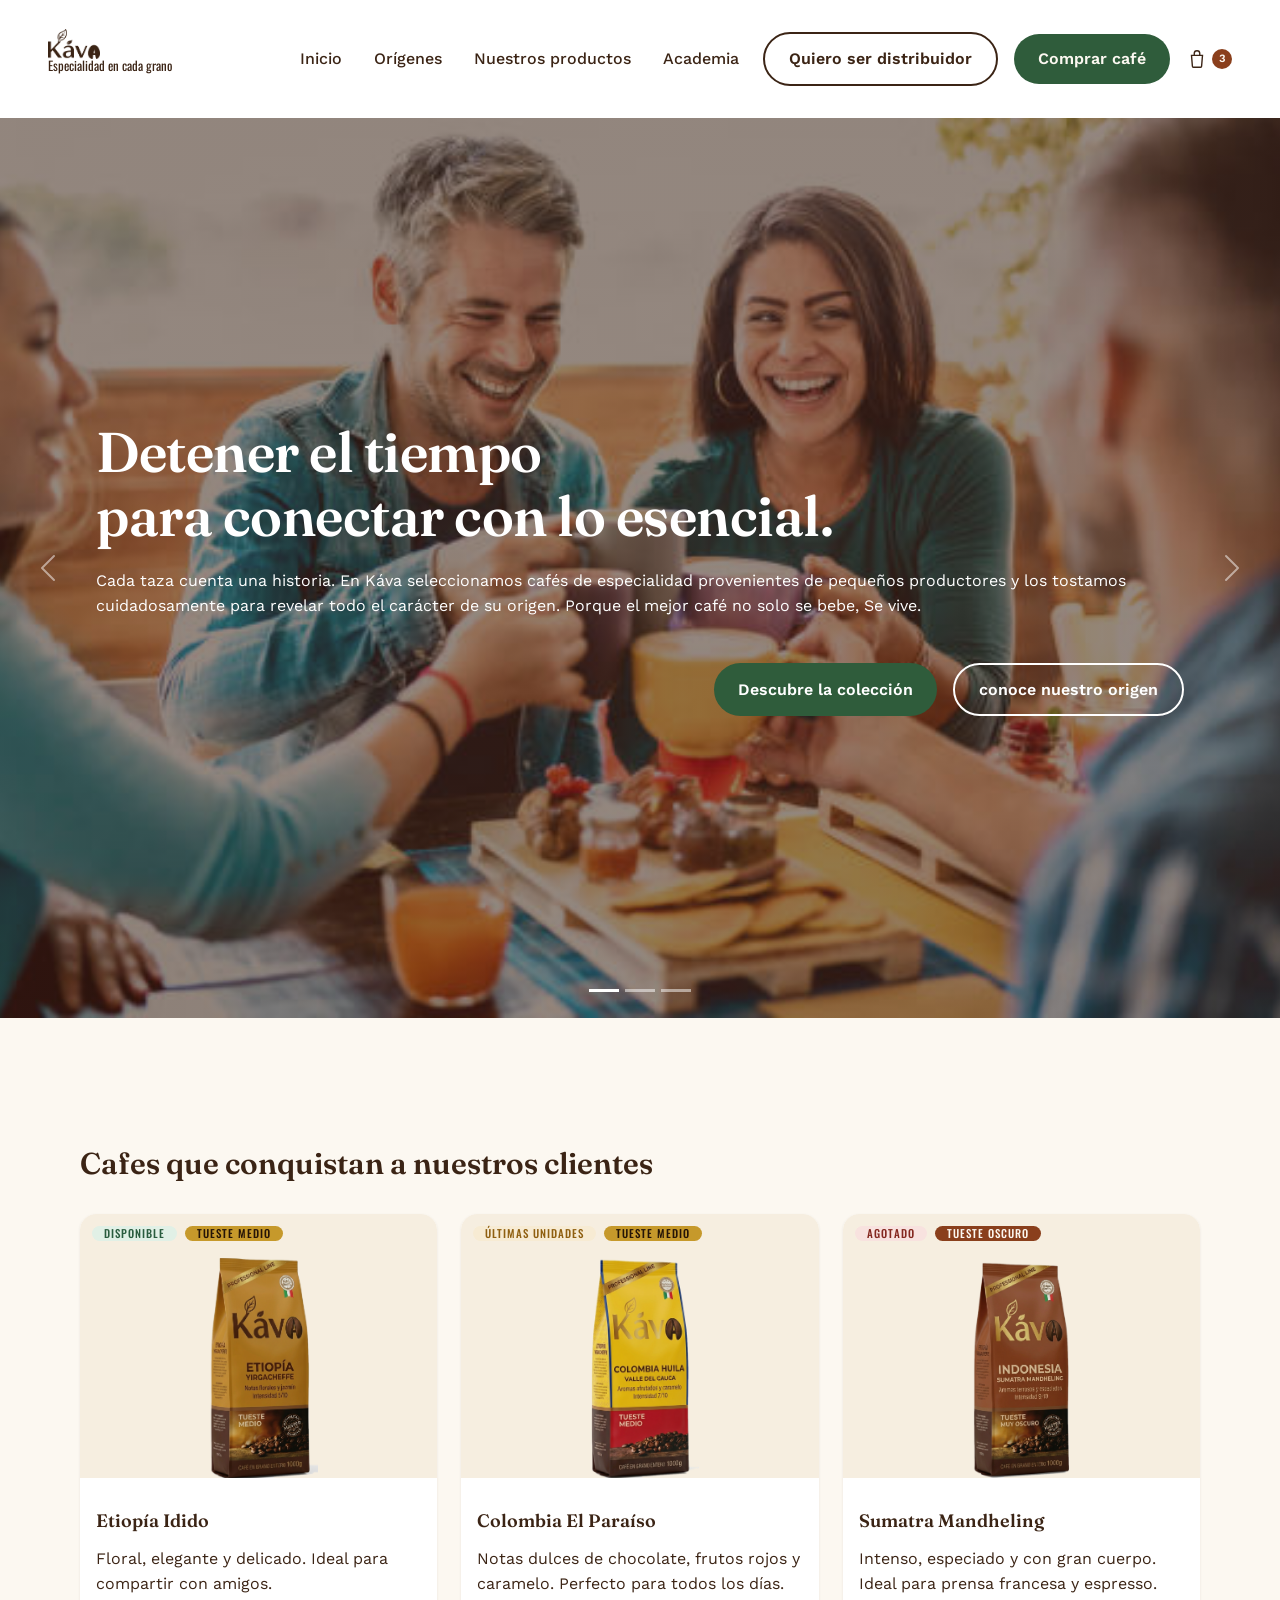
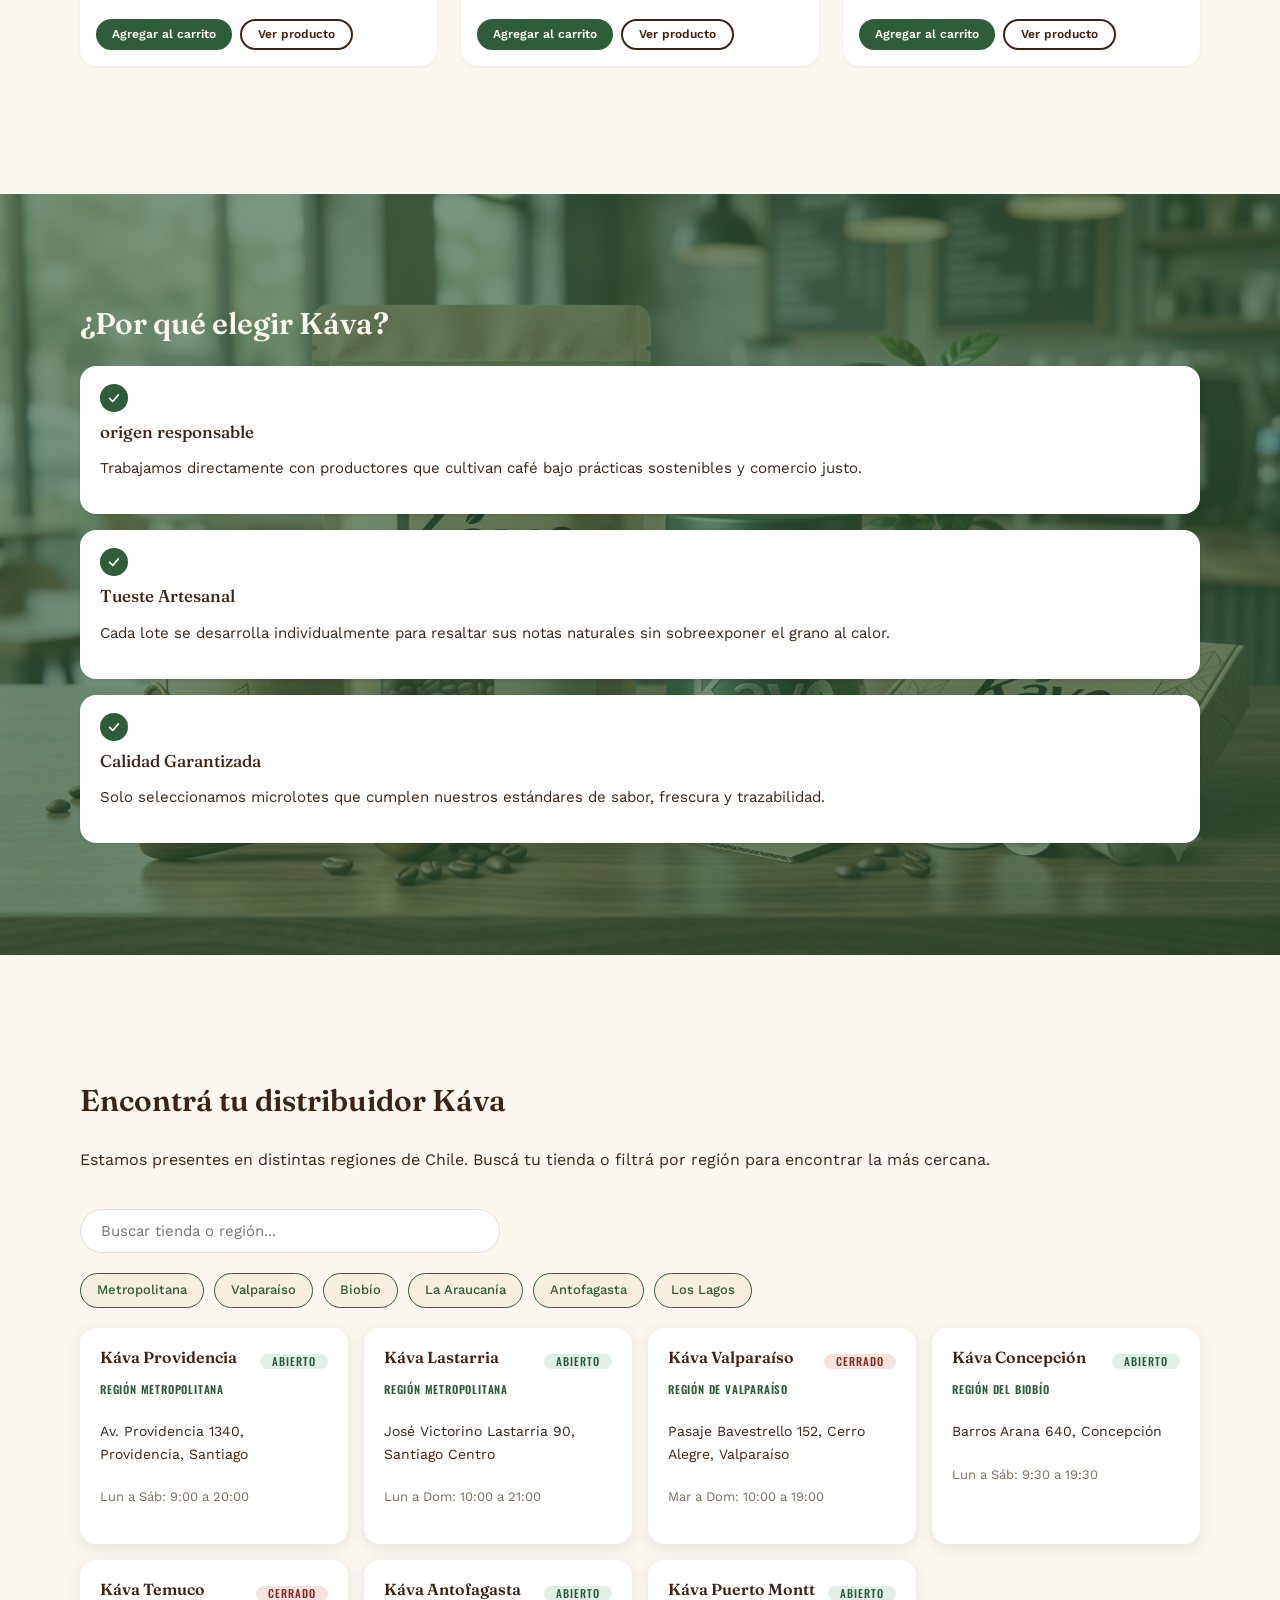
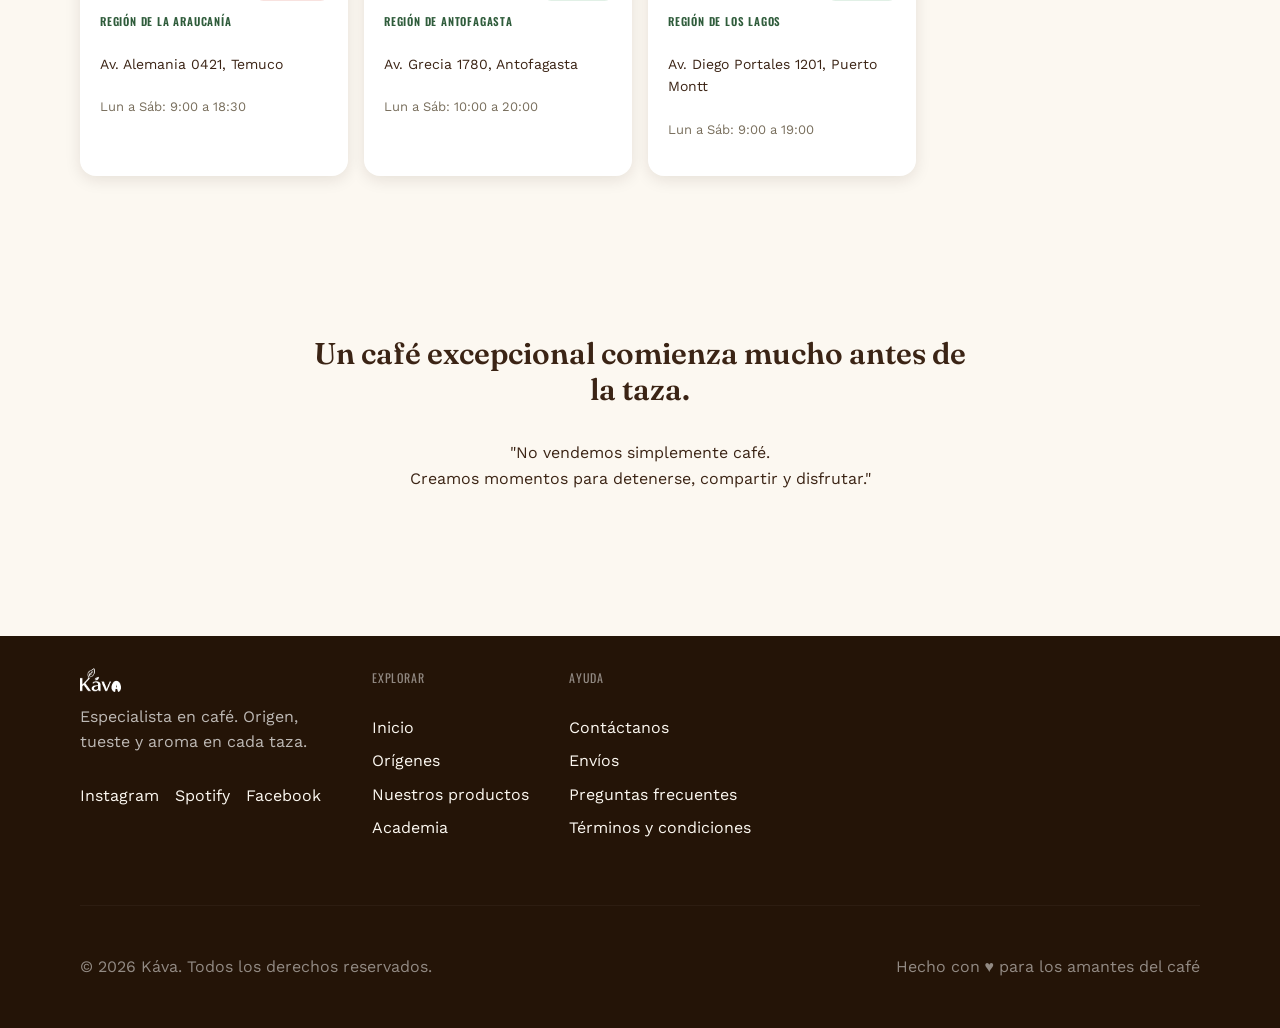
<file: index.html>
<!DOCTYPE html>

<html lang="es">

<head>
    <meta charset="UTF-8">
    <meta name="viewport" content="width=device-width, initial-scale=1.0">
    <title>Káva | Café de Especialidad de Origen Único, Tostado Artesanal</title>
    <meta name="description" content="Café de especialidad de pequeños productores, tostado artesanalmente en microlotes. Descubrí los orígenes, la colección completa y comprá café online con Káva.">
    <meta name="keywords" content="café de especialidad, café artesanal, tueste artesanal, café de origen, comprar café online, Káva">
    <link rel="preconnect" href="https://fonts.googleapis.com">
    <link rel="preconnect" href="https://fonts.gstatic.com" crossorigin>
    <link href="https://fonts.googleapis.com/css2?family=Fraunces:opsz,wght@9..144,300;9..144,400;9..144,600&family=Oswald:wght@400;500;600&family=Work+Sans:wght@400;500;600&display=swap" rel="stylesheet">
    <!-- Bootstrap: CSS CDN -->
    <link href="https://cdn.jsdelivr.net/npm/bootstrap@5.3.3/dist/css/bootstrap.min.css" rel="stylesheet">
    <!-- AOS: libreria de animaciones al hacer scroll -->
    <link href="https://cdn.jsdelivr.net/npm/aos@2.3.1/dist/aos.css" rel="stylesheet">
    <link rel="stylesheet" href="./styles/style.css">
</head>

<body>
        <!-- Bootstrap: header y navbar -->
    <header> <!-- encabezado de la pagina van de h1 a h6 -->
      <!-- Bootstrap: navbar responsivo -->
      <nav class="navbar navbar-expand-md">

        <!-- Logo de la empresa -->
        <a class="navbar-brand" href="./index.html">
            <div class="logo">
                <img src="./assets/img/logo/logo-kava-header.png" alt="Káva" class="logo-marca-img">
                <p class="logo-tagline">Especialidad en cada grano</p>
            </div>
        </a>

        <!-- Bootstrap: botón hamburguesa -->
        <button class="navbar-toggler" type="button" data-bs-toggle="collapse" data-bs-target="#navKava" aria-controls="navKava" aria-expanded="false" aria-label="Abrir menú">
            <span class="navbar-toggler-icon"></span>
        </button>

        <!-- Bootstrap: menú colapsable -->
        <div class="collapse navbar-collapse" id="navKava">
            <div class="navbar-actions">
                <ul class="navbar-nav menu">
                    <li class="nav-item"><a class="nav-link" href="./index.html">Inicio</a></li>
                    <li class="nav-item"><a class="nav-link" href="./pages/origenes.html">Orígenes</a></li>
                    <li class="nav-item"><a class="nav-link" href="./pages/colecciones.html">Nuestros productos</a></li>
                    <li class="nav-item"><a class="nav-link" href="./pages/guiadepreparacion.html">Academia</a></li>
                </ul>

                <!-- Botón: acceso directo a distribuidores -->
                <a class="cta-button-secundario" href="./pages/contactanos.html">Quiero ser distribuidor</a>

                <a class="cta-button-principal" href="./pages/colecciones.html">Comprar café</a>

                <div class="cart-icon" aria-label="Carrito (3 productos)">
                    <svg class="cart-icon__svg" width="22" height="22" viewBox="0 0 24 24" fill="none" stroke="currentColor" stroke-width="1.5" aria-hidden="true">
                        <path d="M6 8h12l-1 12a1 1 0 0 1-1 1H8a1 1 0 0 1-1-1L6 8z"/>
                        <path d="M9 8V6a3 3 0 0 1 6 0v2"/>
                    </svg>
                    <span class="cart-icon__count">3</span>
                </div>
            </div>
        </div>

      </nav>
    </header>  

    <main> <!-- contenido principal de la pagina -->

        <!-- Bootstrap: carousel del hero, ocupa toda la pantalla -->
        <div id="heroCarousel" class="carousel slide" data-bs-ride="carousel">

            <!-- Bootstrap: indicadores -->
            <div class="carousel-indicators">
                <button type="button" data-bs-target="#heroCarousel" data-bs-slide-to="0" class="active" aria-current="true" aria-label="Slide 1"></button>
                <button type="button" data-bs-target="#heroCarousel" data-bs-slide-to="1" aria-label="Slide 2"></button>
                <button type="button" data-bs-target="#heroCarousel" data-bs-slide-to="2" aria-label="Slide 3"></button>
            </div>

            <!-- Bootstrap: slides -->
            <div class="carousel-inner">

                <!-- Slide 1: imagen 2 (grupo riendo). TODO: contenido propio más adelante -->
                <div class="carousel-item active">
                    <div class="hero-content hero-home hero-home--1">
                        <h1 class="hero-home__titulo"> Detener el tiempo <br> para conectar con lo esencial. </h1>

                        <p>
                            Cada taza cuenta una historia.
                            En Káva seleccionamos cafés de especialidad provenientes
                            de pequeños productores y los tostamos
                            cuidadosamente para revelar todo el carácter de su origen.
                            Porque el mejor café no solo se bebe, Se vive.
                        </p>

                        <div class="hero-botones">
                            <button class="cta-button-principal"> Descubre la colección</button>
                            <button class="cta-button-secundario"> conoce nuestro origen</button>
                        </div>
                    </div>
                </div>

                <!-- Slide 2: imagen 1 (brindis cenital). TODO: contenido propio más adelante -->
                <div class="carousel-item">
                    <div class="hero-content hero-home hero-home--2">
                        <h2 class="hero-home__titulo"> Detener el tiempo <br> para conectar con lo esencial. </h2>

                        <p>
                            Cada taza cuenta una historia.
                            En Káva seleccionamos cafés de especialidad provenientes
                            de pequeños productores y los tostamos
                            cuidadosamente para revelar todo el carácter de su origen.
                            Porque el mejor café no solo se bebe, Se vive.
                        </p>

                        <div class="hero-botones">
                            <button class="cta-button-principal"> Descubre la colección</button>
                            <button class="cta-button-secundario"> conoce nuestro origen</button>
                        </div>
                    </div>
                </div>

                <!-- Slide 3: TODO — falta la imagen 3 (laptop + café), usa la 1 de relleno -->
                <div class="carousel-item">
                    <div class="hero-content hero-home hero-home--3">
                        <h2 class="hero-home__titulo"> Detener el tiempo <br> para conectar con lo esencial. </h2>

                        <p>
                            Cada taza cuenta una historia.
                            En Káva seleccionamos cafés de especialidad provenientes
                            de pequeños productores y los tostamos
                            cuidadosamente para revelar todo el carácter de su origen.
                            Porque el mejor café no solo se bebe, Se vive.
                        </p>

                        <div class="hero-botones">
                            <button class="cta-button-principal"> Descubre la colección</button>
                            <button class="cta-button-secundario"> conoce nuestro origen</button>
                        </div>
                    </div>
                </div>

            </div>

            <!-- Bootstrap: controles -->
            <button class="carousel-control-prev" type="button" data-bs-target="#heroCarousel" data-bs-slide="prev">
                <span class="carousel-control-prev-icon" aria-hidden="true"></span>
                <span class="visually-hidden">Anterior</span>
            </button>
            <button class="carousel-control-next" type="button" data-bs-target="#heroCarousel" data-bs-slide="next">
                <span class="carousel-control-next-icon" aria-hidden="true"></span>
                <span class="visually-hidden">Siguiente</span>
            </button>
        </div>

    </main>

    <section class="destacados"> <!-- productos o info destacada -->
        <h2 class="titulos-secciones" data-aos="fade-up"> Cafes que conquistan a nuestros clientes</h2>

        <!-- Figma: mismo componente "Product Card" (node 16:41) que colecciones.html -->
        <article class="producto-destacado card-producto" data-aos="fade-up" data-aos-delay="0">
            <figure class="card-producto__imagen">
                <img src="./assets/img/etiopia.png" alt="Bolsa de café Etiopía Idido de Káva">
                <div class="card-badges">
                    <span class="badge badge--success">Disponible</span>
                    <span class="badge badge--gold">Tueste medio</span>
                </div>
            </figure>
            <div class="card-producto__contenido">
                <h3 class="card-producto__nombre">Etiopía Idido</h3>
                <p> Floral, elegante y delicado. Ideal para compartir con amigos.</p>
                <div class="card-producto__acciones">
                    <button class="btn-primario" type="button">Agregar al carrito</button>
                    <!-- Bootstrap: abre modal producto -->
                    <button class="btn-secundario" type="button" data-bs-toggle="modal" data-bs-target="#modalEtiopia">Ver producto</button>
                </div>
            </div>
        </article>

          <article class="producto-destacado card-producto" data-aos="fade-up" data-aos-delay="100">
            <figure class="card-producto__imagen">
                <img src="./assets/img/colombia.png" alt="Bolsa de café Colombia El Paraíso de Káva">
                <div class="card-badges">
                    <span class="badge badge--warning">Últimas unidades</span>
                    <span class="badge badge--gold">Tueste medio</span>
                </div>
            </figure>
            <div class="card-producto__contenido">
                <h3 class="card-producto__nombre">Colombia El Paraíso</h3>
                <p> Notas dulces de chocolate, frutos rojos y caramelo. Perfecto para todos los días.</p>
                <div class="card-producto__acciones">
                    <button class="btn-primario" type="button">Agregar al carrito</button>
                    <!-- Bootstrap: abre modal producto -->
                    <button class="btn-secundario" type="button" data-bs-toggle="modal" data-bs-target="#modalColombia">Ver producto</button>
                </div>
            </div>
        </article>

          <article class="producto-destacado card-producto" data-aos="fade-up" data-aos-delay="200">
            <figure class="card-producto__imagen">
                <img src="./assets/img/indonesia.png" alt="Bolsa de café Sumatra Mandheling de Káva">
                <div class="card-badges">
                    <span class="badge badge--error">Agotado</span>
                    <span class="badge badge--terracotta">Tueste oscuro</span>
                </div>
            </figure>
            <div class="card-producto__contenido">
                <h3 class="card-producto__nombre">Sumatra Mandheling</h3>
                <p> Intenso, especiado y con gran cuerpo. Ideal para prensa francesa y espresso.</p>
                <div class="card-producto__acciones">
                    <button class="btn-primario" type="button">Agregar al carrito</button>
                    <!-- Bootstrap: abre modal producto -->
                    <button class="btn-secundario" type="button" data-bs-toggle="modal" data-bs-target="#modalIndonesia">Ver producto</button>
                </div>
            </div>
        </article>

    </section>

    <!-- Bootstrap: modales de producto -->

    <!-- Bootstrap: modal Etiopía -->
    <div class="modal fade" id="modalEtiopia" tabindex="-1" aria-labelledby="modalEtiopiaLabel" aria-hidden="true">
      <div class="modal-dialog modal-dialog-centered">
        <div class="modal-content">
          <!-- Bootstrap: encabezado modal -->
          <div class="modal-header">
            <h3 class="modal-title" id="modalEtiopiaLabel">Etiopía Idido</h3>
            <button type="button" class="btn-close" data-bs-dismiss="modal" aria-label="Cerrar"></button>
          </div>
          <!-- Bootstrap: cuerpo modal -->
          <div class="modal-body">
            <img src="./assets/img/etiopia.png" alt="Bolsa de café Etiopía Idido de Káva" class="modal-producto__imagen">
            <p><strong>País:</strong> Etiopía</p>
            <p><strong>Notas de cata:</strong> Jazmín, Bergamota, Té Negro.</p>
            <p>Floral, elegante y delicado. Ideal para compartir con amigos.</p>
          </div>
          <!-- Bootstrap: pie modal -->
          <div class="modal-footer">
            <a href="./pages/colecciones.html" class="cta-button-principal">Ver colección completa</a>
          </div>
        </div>
      </div>
    </div>

    <!-- Bootstrap: modal Colombia -->
    <div class="modal fade" id="modalColombia" tabindex="-1" aria-labelledby="modalColombiaLabel" aria-hidden="true">
      <div class="modal-dialog modal-dialog-centered">
        <div class="modal-content">
          <!-- Bootstrap: encabezado modal -->
          <div class="modal-header">
            <h3 class="modal-title" id="modalColombiaLabel">Colombia El Paraíso</h3>
            <button type="button" class="btn-close" data-bs-dismiss="modal" aria-label="Cerrar"></button>
          </div>
          <!-- Bootstrap: cuerpo modal -->
          <div class="modal-body">
            <img src="./assets/img/colombia.png" alt="Bolsa de café Colombia El Paraíso de Káva" class="modal-producto__imagen">
            <p><strong>País:</strong> Colombia</p>
            <p><strong>Notas de cata:</strong> Chocolate, Frutos Rojos y Caramelo.</p>
            <p>Notas dulces, perfecto para todos los días.</p>
          </div>
          <!-- Bootstrap: pie modal -->
          <div class="modal-footer">
            <a href="./pages/colecciones.html" class="cta-button-principal">Ver colección completa</a>
          </div>
        </div>
      </div>
    </div>

    <!-- Bootstrap: modal Indonesia -->
    <div class="modal fade" id="modalIndonesia" tabindex="-1" aria-labelledby="modalIndonesiaLabel" aria-hidden="true">
      <div class="modal-dialog modal-dialog-centered">
        <div class="modal-content">
          <!-- Bootstrap: encabezado modal -->
          <div class="modal-header">
            <h3 class="modal-title" id="modalIndonesiaLabel">Sumatra Mandheling</h3>
            <button type="button" class="btn-close" data-bs-dismiss="modal" aria-label="Cerrar"></button>
          </div>
          <!-- Bootstrap: cuerpo modal -->
          <div class="modal-body">
            <img src="./assets/img/indonesia.png" alt="Bolsa de café Sumatra Mandheling de Káva" class="modal-producto__imagen">
            <p><strong>País:</strong> Indonesia</p>
            <p><strong>Notas de cata:</strong> Cacao oscuro, Especias, Hierbas.</p>
            <p>Intenso y con gran cuerpo, ideal para prensa francesa y espresso.</p>
          </div>
          <!-- Bootstrap: pie modal -->
          <div class="modal-footer">
            <a href="./pages/colecciones.html" class="cta-button-principal">Ver colección completa</a>
          </div>
        </div>
      </div>
    </div>

    <section class="xq-káva"> <!-- por qué elegir Káva -->

        <h2 class="titulos-secciones" data-aos="fade-up"> ¿Por qué elegir Káva? </h2>
    <article class="beneficio" data-aos="fade-up" data-aos-delay="0">
        <span class="beneficio__icono" aria-hidden="true">
            <svg width="14" height="14" viewBox="0 0 16 16" fill="none" xmlns="http://www.w3.org/2000/svg">
                <path d="M3 8.5L6.5 12L13 4.5" stroke="currentColor" stroke-width="2" stroke-linecap="round" stroke-linejoin="round"/>
            </svg>
        </span>
        <h3> origen responsable </h3>
        <p> Trabajamos directamente con productores que cultivan café bajo prácticas sostenibles y comercio justo. </p>
    </article>

    <article class="beneficio" data-aos="fade-up" data-aos-delay="100">
        <span class="beneficio__icono" aria-hidden="true">
            <svg width="14" height="14" viewBox="0 0 16 16" fill="none" xmlns="http://www.w3.org/2000/svg">
                <path d="M3 8.5L6.5 12L13 4.5" stroke="currentColor" stroke-width="2" stroke-linecap="round" stroke-linejoin="round"/>
            </svg>
        </span>
        <h3> Tueste Artesanal </h3>
        <p> Cada lote se desarrolla individualmente para resaltar sus notas naturales sin sobreexponer el grano al calor. </p>
    </article>

    <article class="beneficio" data-aos="fade-up" data-aos-delay="200">
        <span class="beneficio__icono" aria-hidden="true">
            <svg width="14" height="14" viewBox="0 0 16 16" fill="none" xmlns="http://www.w3.org/2000/svg">
                <path d="M3 8.5L6.5 12L13 4.5" stroke="currentColor" stroke-width="2" stroke-linecap="round" stroke-linejoin="round"/>
            </svg>
        </span>
        <h3>  Calidad Garantizada </h3>
        <p> Solo seleccionamos microlotes que cumplen nuestros estándares de sabor, frescura y trazabilidad. </p>
    </article>

    </section>

    <section class="distribuidores"> <!-- buscador de distribuidores/tiendas Káva en Chile -->

        <h2 class="titulos-secciones" data-aos="fade-up">Encontrá tu distribuidor Káva</h2>
        <p data-aos="fade-up">Estamos presentes en distintas regiones de Chile. Buscá tu tienda o filtrá por región para encontrar la más cercana.</p>

        <div class="distribuidores__buscador" data-aos="fade-up">
            <label for="buscar-distribuidor" class="visually-hidden">Buscar tienda o región</label>
            <!-- HTML nativo: el atributo "list" conecta el input con el datalist
                 de abajo y el navegador arma el autocompletado solo, sin JS. -->
            <input type="search" id="buscar-distribuidor" name="buscar-distribuidor" list="lista-distribuidores" placeholder="Buscar tienda o región...">
            <datalist id="lista-distribuidores">
                <option value="Káva Providencia">
                <option value="Káva Lastarria">
                <option value="Káva Valparaíso">
                <option value="Káva Concepción">
                <option value="Káva Temuco">
                <option value="Káva Antofagasta">
                <option value="Káva Puerto Montt">
                <option value="Región Metropolitana">
                <option value="Región de Valparaíso">
                <option value="Región del Biobío">
                <option value="Región de La Araucanía">
                <option value="Región de Antofagasta">
                <option value="Región de Los Lagos">
            </datalist>
        </div>

        <!-- Filtro por región: son anclas que llevan directo a cada grupo de
             abajo (sin JS), así se puede ir a la región más cercana rápido. -->
        <nav class="distribuidores__filtros" aria-label="Filtrar por región" data-aos="fade-up">
            <a href="#region-metropolitana" class="chip-filtro">Metropolitana</a>
            <a href="#region-valparaiso" class="chip-filtro">Valparaíso</a>
            <a href="#region-biobio" class="chip-filtro">Biobío</a>
            <a href="#region-araucania" class="chip-filtro">La Araucanía</a>
            <a href="#region-antofagasta" class="chip-filtro">Antofagasta</a>
            <a href="#region-los-lagos" class="chip-filtro">Los Lagos</a>
        </nav>

        <!-- Sin mapa, todas las tiendas van en una sola grilla: 4 tarjetas
             arriba y 3 abajo. Cada tarjeta indica su región (ya no hay un
             título de grupo por región), y las anclas de los chips de
             arriba apuntan directo a la primera tarjeta de cada una. -->
        <div class="distribuidores__grid" data-aos="fade-up">
            <article class="card-distribuidor" id="region-metropolitana">
                <div class="card-distribuidor__header">
                    <h4>Káva Providencia</h4>
                    <span class="badge badge--success">Abierto</span>
                </div>
                <p class="card-distribuidor__region">Región Metropolitana</p>
                <p class="card-distribuidor__direccion">Av. Providencia 1340, Providencia, Santiago</p>
                <p class="card-distribuidor__horario">Lun a Sáb: 9:00 a 20:00</p>
            </article>

            <article class="card-distribuidor">
                <div class="card-distribuidor__header">
                    <h4>Káva Lastarria</h4>
                    <span class="badge badge--success">Abierto</span>
                </div>
                <p class="card-distribuidor__region">Región Metropolitana</p>
                <p class="card-distribuidor__direccion">José Victorino Lastarria 90, Santiago Centro</p>
                <p class="card-distribuidor__horario">Lun a Dom: 10:00 a 21:00</p>
            </article>

            <article class="card-distribuidor" id="region-valparaiso">
                <div class="card-distribuidor__header">
                    <h4>Káva Valparaíso</h4>
                    <span class="badge badge--error">Cerrado</span>
                </div>
                <p class="card-distribuidor__region">Región de Valparaíso</p>
                <p class="card-distribuidor__direccion">Pasaje Bavestrello 152, Cerro Alegre, Valparaíso</p>
                <p class="card-distribuidor__horario">Mar a Dom: 10:00 a 19:00</p>
            </article>

            <article class="card-distribuidor" id="region-biobio">
                <div class="card-distribuidor__header">
                    <h4>Káva Concepción</h4>
                    <span class="badge badge--success">Abierto</span>
                </div>
                <p class="card-distribuidor__region">Región del Biobío</p>
                <p class="card-distribuidor__direccion">Barros Arana 640, Concepción</p>
                <p class="card-distribuidor__horario">Lun a Sáb: 9:30 a 19:30</p>
            </article>

            <article class="card-distribuidor" id="region-araucania">
                <div class="card-distribuidor__header">
                    <h4>Káva Temuco</h4>
                    <span class="badge badge--error">Cerrado</span>
                </div>
                <p class="card-distribuidor__region">Región de La Araucanía</p>
                <p class="card-distribuidor__direccion">Av. Alemania 0421, Temuco</p>
                <p class="card-distribuidor__horario">Lun a Sáb: 9:00 a 18:30</p>
            </article>

            <article class="card-distribuidor" id="region-antofagasta">
                <div class="card-distribuidor__header">
                    <h4>Káva Antofagasta</h4>
                    <span class="badge badge--success">Abierto</span>
                </div>
                <p class="card-distribuidor__region">Región de Antofagasta</p>
                <p class="card-distribuidor__direccion">Av. Grecia 1780, Antofagasta</p>
                <p class="card-distribuidor__horario">Lun a Sáb: 10:00 a 20:00</p>
            </article>

            <article class="card-distribuidor" id="region-los-lagos">
                <div class="card-distribuidor__header">
                    <h4>Káva Puerto Montt</h4>
                    <span class="badge badge--success">Abierto</span>
                </div>
                <p class="card-distribuidor__region">Región de Los Lagos</p>
                <p class="card-distribuidor__direccion">Av. Diego Portales 1201, Puerto Montt</p>
                <p class="card-distribuidor__horario">Lun a Sáb: 9:00 a 19:00</p>
            </article>
        </div>

    </section>

    <section class="nuestra-filosofía" data-aos="fade-up"> <!-- nuestra filosofia + experiencia de la empresa, juntas en un mismo contenedor centrado -->

        <h2 class="titulos-secciones"> Un café excepcional comienza mucho antes de la taza.</h2>
        <p> "No vendemos simplemente café. <br>
             Creamos momentos para detenerse, compartir y disfrutar."
        </p>

    </section>

    <footer> <!-- pie de pagina -->
        <div class="footer-top">

            <div class="footer-marca">
                <img src="./assets/img/logo/logo-kava-footer.png" alt="Káva" class="logo-marca-img">
                <p class="footer-tagline">Especialista en café. Origen, tueste y aroma en cada taza.</p>
                <ul class="footer-social">
                    <li><a href="#">Instagram</a></li>
                    <li><a href="#">Spotify</a></li>
                    <li><a href="#">Facebook</a></li>
                </ul>
            </div>

            <div class="footer-columnas">
                <div class="footer-columna">
                    <p class="footer-columna__titulo">Explorar</p>
                    <ul>
                        <li><a href="./index.html">Inicio</a></li>
                        <li><a href="./pages/origenes.html">Orígenes</a></li>
                        <li><a href="./pages/colecciones.html">Nuestros productos</a></li>
                        <li><a href="./pages/guiadepreparacion.html">Academia</a></li>
                    </ul>
                </div>

                <div class="footer-columna">
                    <p class="footer-columna__titulo">Ayuda</p>
                    <ul>
                        <li><a href="./pages/contactanos.html">Contáctanos</a></li>
                        <li><a href="#">Envíos</a></li>
                        <li><a href="#">Preguntas frecuentes</a></li>
                        <li><a href="#">Términos y condiciones</a></li>
                    </ul>
                </div>
            </div>

        </div>

        <hr class="footer-divider">

        <div class="footer-bottom">
            <p>&copy; 2026 Káva. Todos los derechos reservados.</p>
            <p>Hecho con &hearts; para los amantes del café</p>
        </div>
    </footer> 
    <!-- Bootstrap: JS bundle -->
    <script src="https://cdn.jsdelivr.net/npm/bootstrap@5.3.3/dist/js/bootstrap.bundle.min.js"></script>
    <!-- AOS: libreria de animaciones al hacer scroll -->
    <script src="https://cdn.jsdelivr.net/npm/aos@2.3.1/dist/aos.js"></script>
    <script>
        AOS.init({
            duration: 600,
            once: true,
            offset: 80
        });
    </script>
</body>
   
</html>
</file>
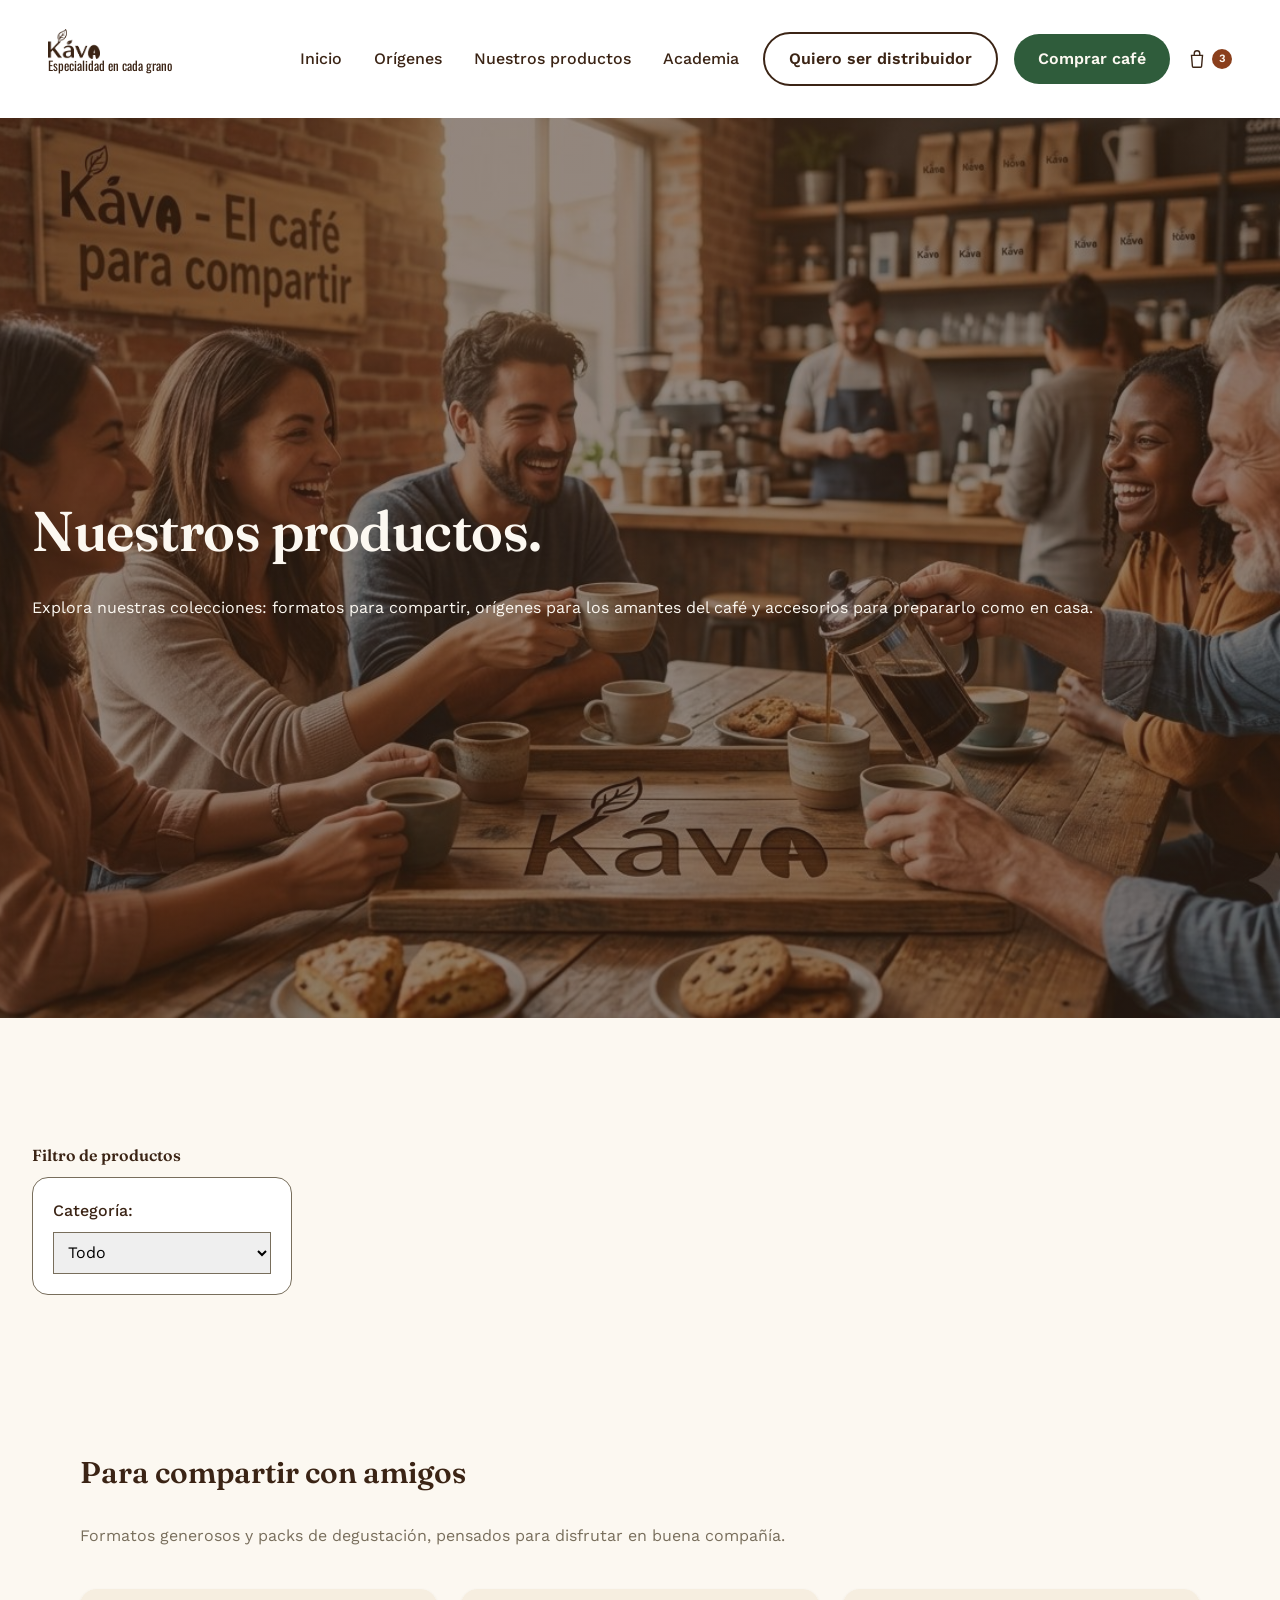
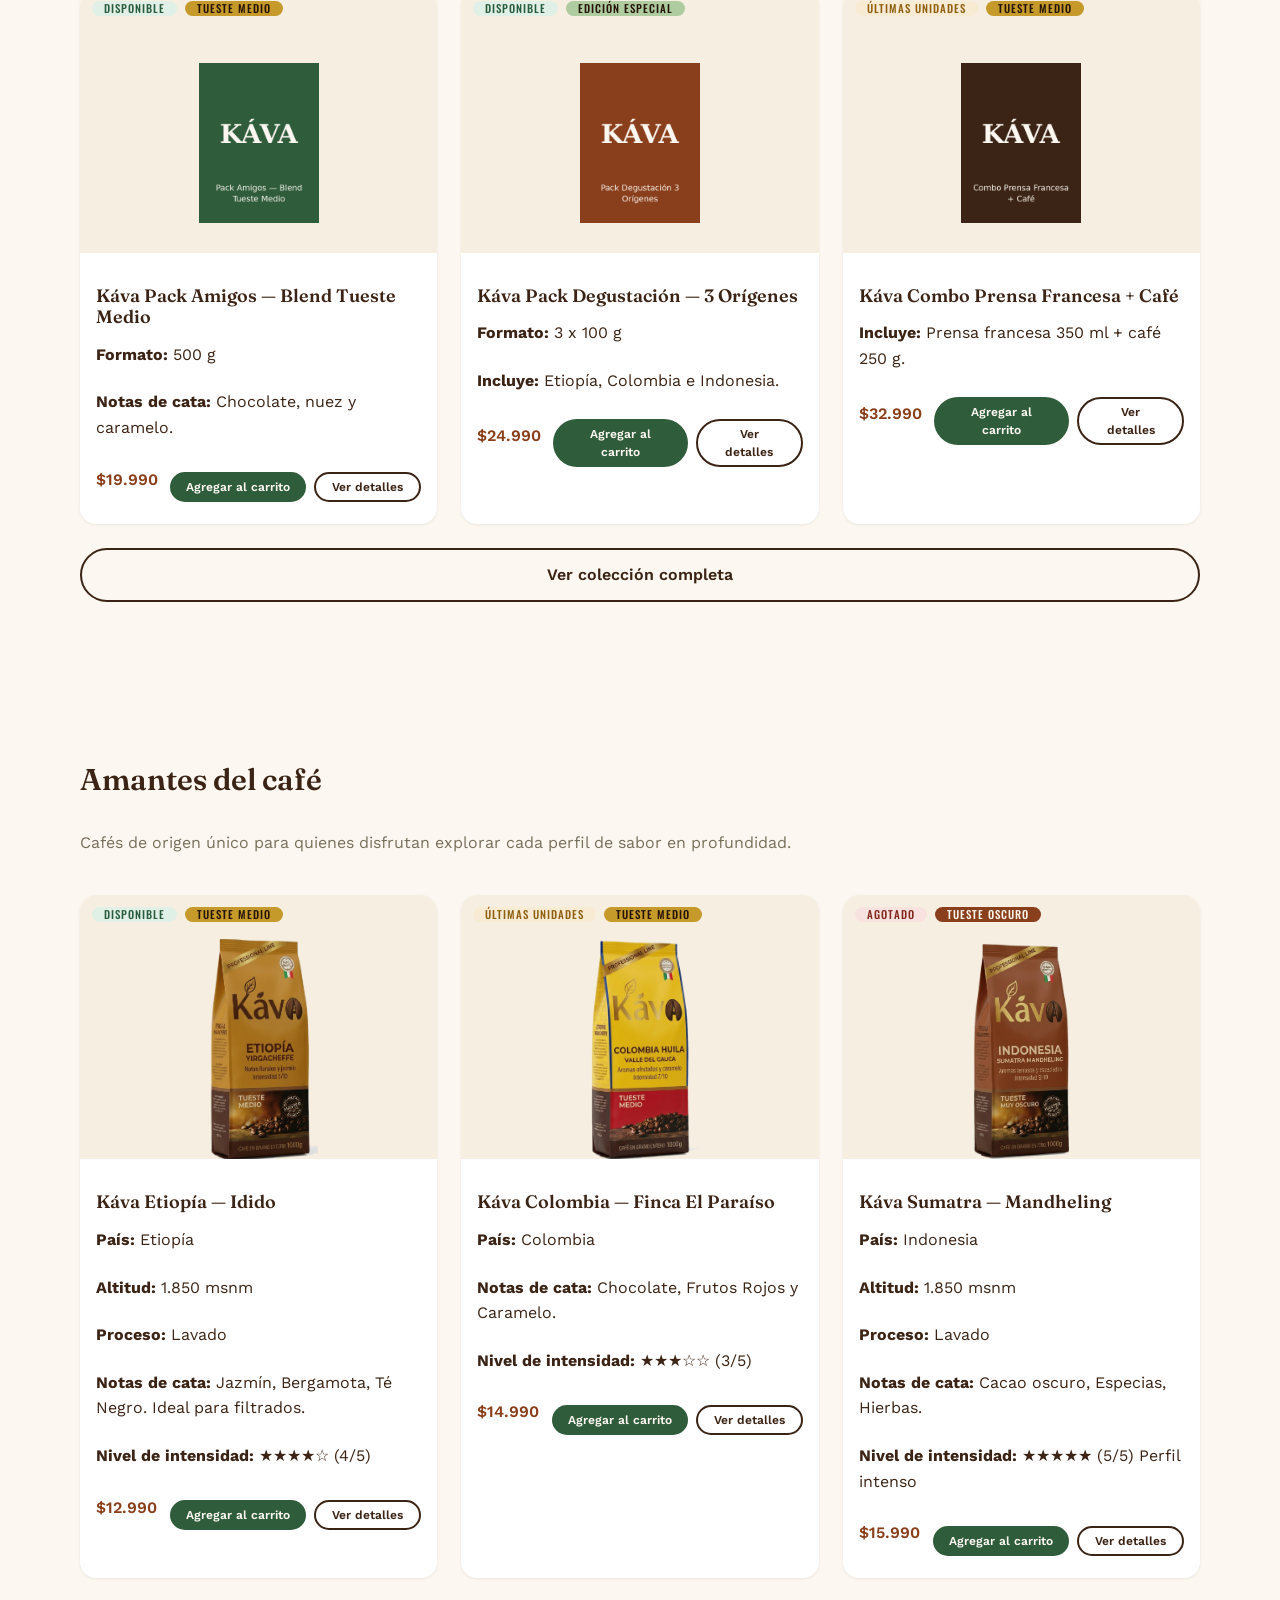
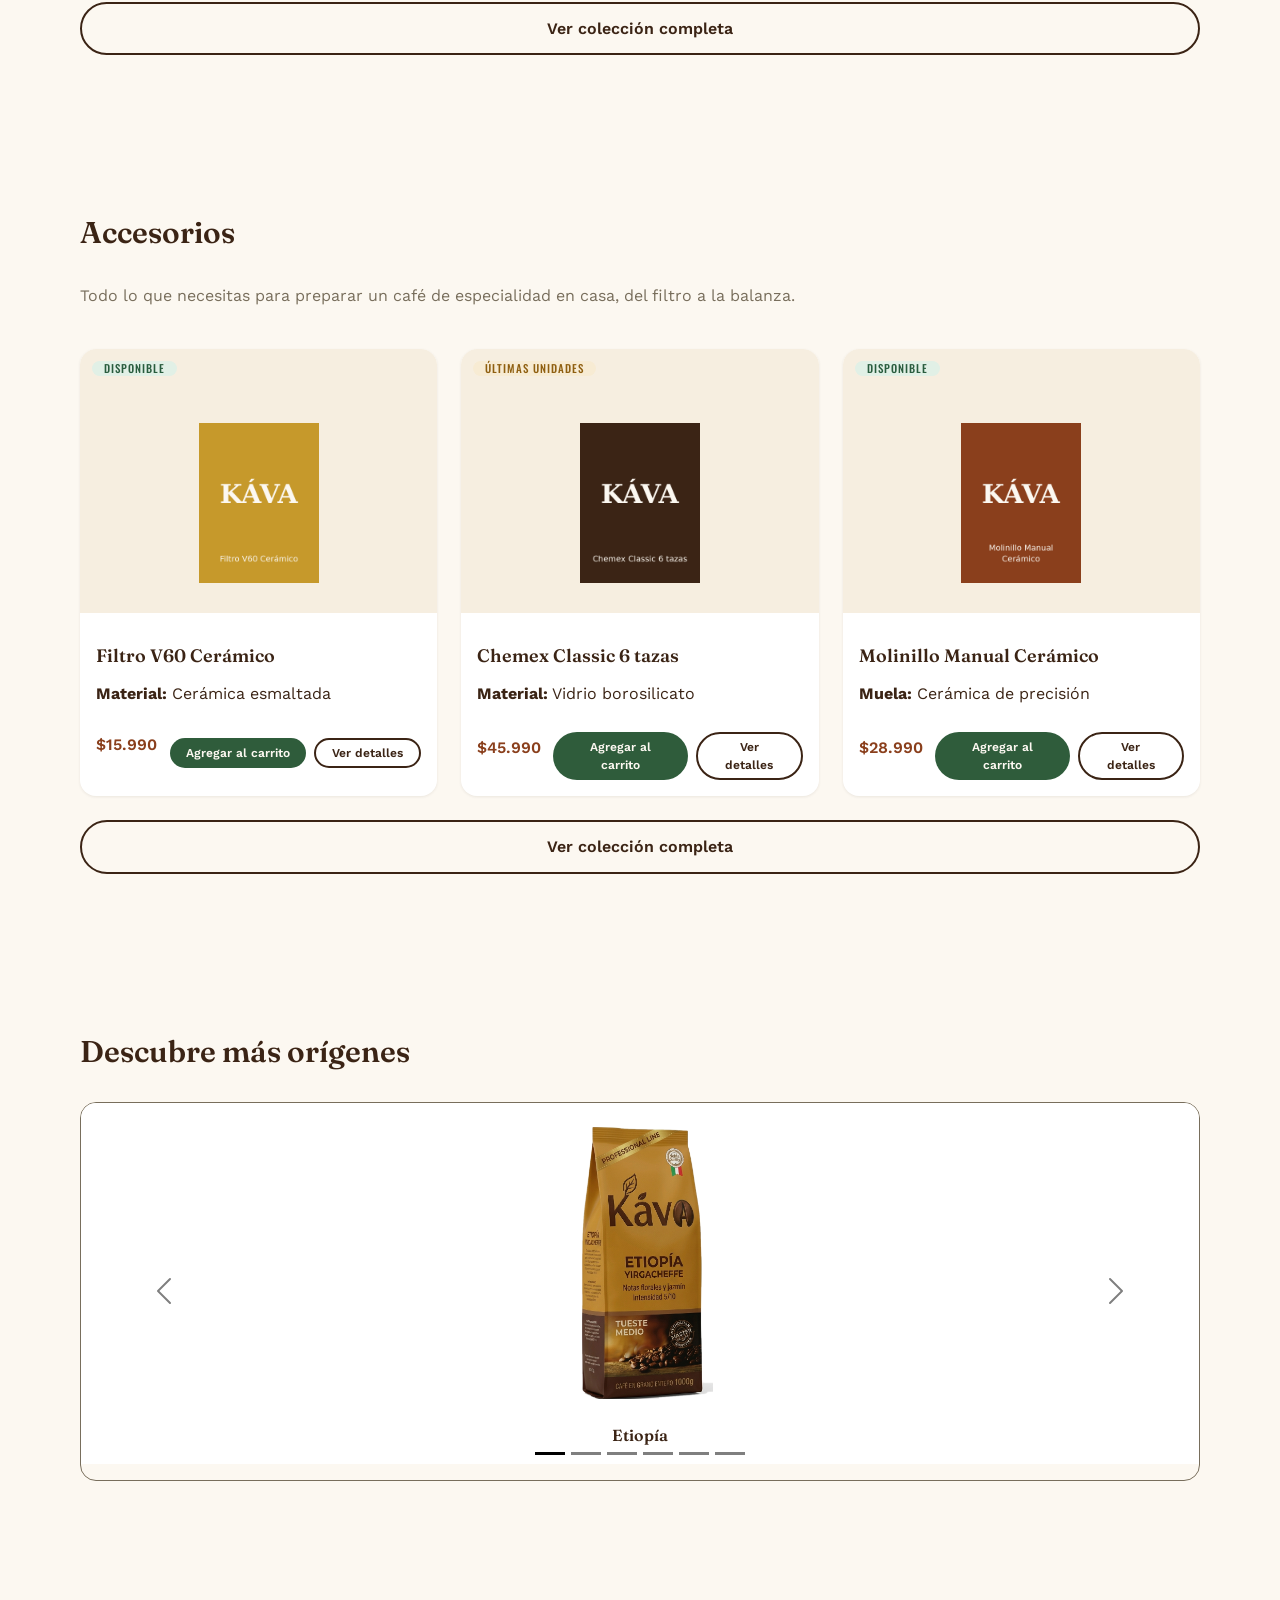
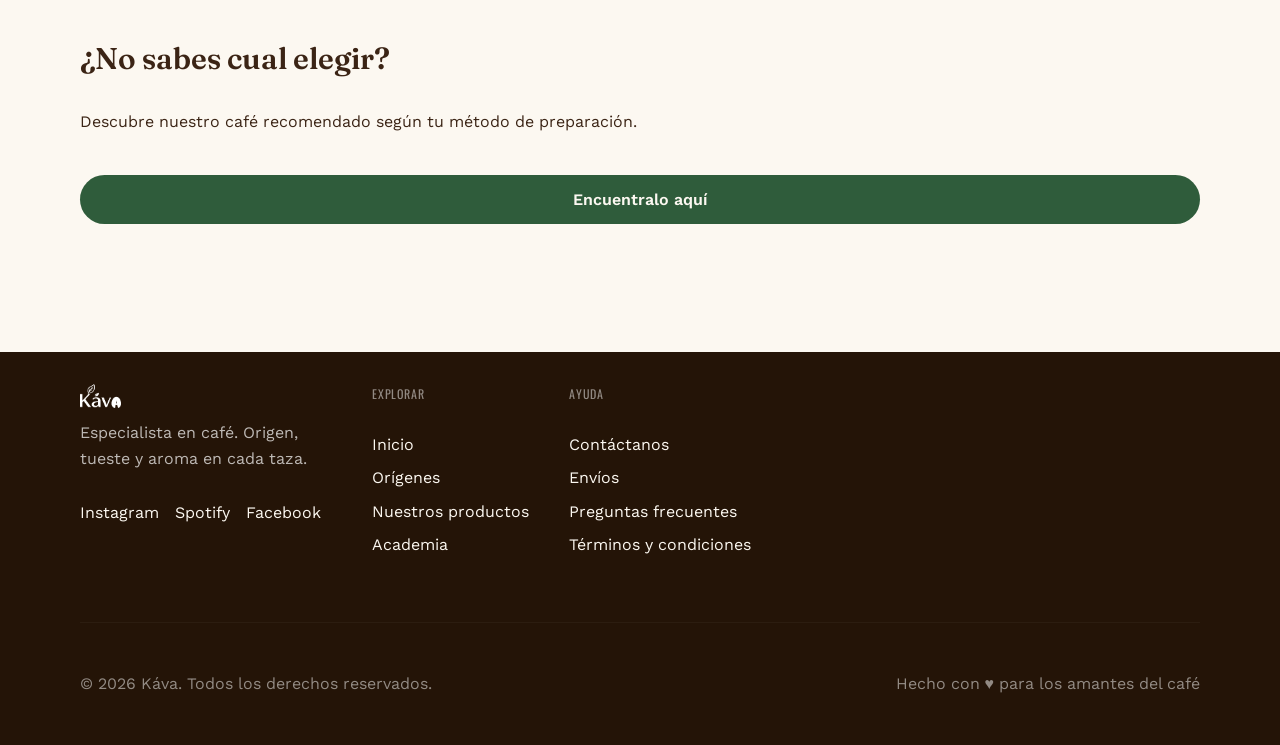
<file: pages/colecciones.html>
<!DOCTYPE html>

<html lang="es">

<head>
    <meta charset="UTF-8">
    <meta name="viewport" content="width=device-width, initial-scale=1.0">
    <title>Káva | Nuestros Productos: Café en Grano, Packs y Accesorios</title>
    <meta name="description" content="Descubrí la colección completa de Káva: cafés de origen único, packs para compartir y accesorios de preparación como prensa francesa, V60 y Chemex. Comprá online.">
    <meta name="keywords" content="comprar café online, packs de café, accesorios para café, café en grano, prensa francesa, filtro V60, Chemex, café Etiopía, café Colombia">
    <link rel="preconnect" href="https://fonts.googleapis.com">
    <link rel="preconnect" href="https://fonts.gstatic.com" crossorigin>
    <link href="https://fonts.googleapis.com/css2?family=Fraunces:opsz,wght@9..144,300;9..144,400;9..144,600&family=Oswald:wght@400;500;600&family=Work+Sans:wght@400;500;600&display=swap" rel="stylesheet">
    <!-- Bootstrap: CSS CDN -->
    <link href="https://cdn.jsdelivr.net/npm/bootstrap@5.3.3/dist/css/bootstrap.min.css" rel="stylesheet">
    <!-- AOS: libreria de animaciones al hacer scroll -->
    <link href="https://cdn.jsdelivr.net/npm/aos@2.3.1/dist/aos.css" rel="stylesheet">
    <link rel="stylesheet" href="../styles/style.css">
</head>

<body>
        <!-- Bootstrap: header y navbar -->
    <header> <!-- encabezado de la pagina van de h1 a h6 -->
      <!-- Bootstrap: navbar responsivo -->
      <nav class="navbar navbar-expand-md">

        <!-- Logo de la empresa -->
        <a class="navbar-brand" href="../index.html">
            <div class="logo">
                <img src="../assets/img/logo/logo-kava-header.png" alt="Káva" class="logo-marca-img">
                <p class="logo-tagline">Especialidad en cada grano</p>
            </div>
        </a>

        <!-- Bootstrap: botón hamburguesa -->
        <button class="navbar-toggler" type="button" data-bs-toggle="collapse" data-bs-target="#navKava" aria-controls="navKava" aria-expanded="false" aria-label="Abrir menú">
            <span class="navbar-toggler-icon"></span>
        </button>

        <!-- Bootstrap: menú colapsable -->
        <div class="collapse navbar-collapse" id="navKava">
            <div class="navbar-actions">
                <ul class="navbar-nav menu">
                    <li class="nav-item"><a class="nav-link" href="../index.html">Inicio</a></li>
                    <li class="nav-item"><a class="nav-link" href="./origenes.html">Orígenes</a></li>
                    <li class="nav-item"><a class="nav-link" href="./colecciones.html">Nuestros productos</a></li>
                    <li class="nav-item"><a class="nav-link" href="./guiadepreparacion.html">Academia</a></li>
                </ul>

                <!-- Botón: acceso directo a distribuidores -->
                <a class="cta-button-secundario" href="./contactanos.html">Quiero ser distribuidor</a>

                <a class="cta-button-principal" href="./colecciones.html">Comprar café</a>

                <div class="cart-icon" aria-label="Carrito (3 productos)">
                    <svg class="cart-icon__svg" width="22" height="22" viewBox="0 0 24 24" fill="none" stroke="currentColor" stroke-width="1.5" aria-hidden="true">
                        <path d="M6 8h12l-1 12a1 1 0 0 1-1 1H8a1 1 0 0 1-1-1L6 8z"/>
                        <path d="M9 8V6a3 3 0 0 1 6 0v2"/>
                    </svg>
                    <span class="cart-icon__count">3</span>
                </div>
            </div>
        </div>

      </nav>
    </header>  

    <main> <!-- contenido principal de la pagina -->

        <section class="hero-content hero-productos"> <!-- contenido sobre la imagen -->
            <h1> Nuestros productos. </h1>

            <p>
                Explora nuestras colecciones: formatos para compartir,
                orígenes para los amantes del café y accesorios para
                prepararlo como en casa.
            </p>

        </section>
         <section class="filtro-productos">
            <h2>Filtro de productos</h2>

         <form>
             <label for="categoria">Categoría:</label>

            <select id="categoria" name="categoria">
             <option>Todo</option>
             <option>Para compartir con amigos</option>
             <option>Amantes del café</option>
             <option>Accesorios</option>
            </select>
          </form>
        </section>

    <section class="coleccion-grupo"> <!-- colección: para compartir con amigos -->

        <h2 class="titulos-secciones" data-aos="fade-up">Para compartir con amigos</h2>
        <p class="coleccion-grupo__descripcion">
            Formatos generosos y packs de degustación, pensados para
            disfrutar en buena compañía.
        </p>

        <div class="grid-productos" data-aos="fade-up">

            <article class="card-producto">
                <figure class="card-producto__imagen">
                    <img src="../assets/img/productos/pack-amigos.png" alt="Pack Amigos, blend tueste medio de Káva">
                    <!-- Figma: badge(s) sobre la imagen -->
                    <div class="card-badges">
                        <span class="badge badge--success">Disponible</span>
                        <span class="badge badge--gold">Tueste medio</span>
                    </div>
                </figure>
                <div class="card-producto__contenido">
                    <h3 class="card-producto__nombre">Káva Pack Amigos — Blend Tueste Medio</h3>
                    <p><strong>Formato:</strong> 500 g</p>
                    <p><strong>Notas de cata:</strong> Chocolate, nuez y caramelo.</p>
                    <div class="card-producto__footer">
                        <p class="card-producto__precio">$19.990</p>
                        <div class="card-producto__acciones">
                            <button class="btn btn-primario">Agregar al carrito</button>
                            <button class="btn btn-secundario">Ver detalles</button>
                        </div>
                    </div>
                </div>
            </article>

            <article class="card-producto">
                <figure class="card-producto__imagen">
                    <img src="../assets/img/productos/pack-degustacion.png" alt="Pack Degustación 3 orígenes de Káva">
                    <!-- Figma: badge(s) sobre la imagen -->
                    <div class="card-badges">
                        <span class="badge badge--success">Disponible</span>
                        <span class="badge badge--sage">Edición especial</span>
                    </div>
                </figure>
                <div class="card-producto__contenido">
                    <h3 class="card-producto__nombre">Káva Pack Degustación — 3 Orígenes</h3>
                    <p><strong>Formato:</strong> 3 x 100 g</p>
                    <p><strong>Incluye:</strong> Etiopía, Colombia e Indonesia.</p>
                    <div class="card-producto__footer">
                        <p class="card-producto__precio">$24.990</p>
                        <div class="card-producto__acciones">
                            <button class="btn btn-primario">Agregar al carrito</button>
                            <button class="btn btn-secundario">Ver detalles</button>
                        </div>
                    </div>
                </div>
            </article>

            <article class="card-producto">
                <figure class="card-producto__imagen">
                    <img src="../assets/img/productos/combo-prensa.png" alt="Combo prensa francesa y café de Káva">
                    <!-- Figma: badge(s) sobre la imagen -->
                    <div class="card-badges">
                        <span class="badge badge--warning">Últimas unidades</span>
                        <span class="badge badge--gold">Tueste medio</span>
                    </div>
                </figure>
                <div class="card-producto__contenido">
                    <h3 class="card-producto__nombre">Káva Combo Prensa Francesa + Café</h3>
                    <p><strong>Incluye:</strong> Prensa francesa 350 ml + café 250 g.</p>
                    <div class="card-producto__footer">
                        <p class="card-producto__precio">$32.990</p>
                        <div class="card-producto__acciones">
                            <button class="btn btn-primario">Agregar al carrito</button>
                            <button class="btn btn-secundario">Ver detalles</button>
                        </div>
                    </div>
                </div>
            </article>

        </div>

        <!-- Bootstrap: colapso con el resto de la colección -->
        <div class="collapse grid-productos" id="colapsoAmigos">

            <article class="card-producto">
                <figure class="card-producto__imagen">
                    <img src="../assets/img/productos/pack-fiesta.png" alt="Pack Fiesta, blend 1kg de Káva">
                    <!-- Figma: badge(s) sobre la imagen -->
                    <div class="card-badges">
                        <span class="badge badge--success">Disponible</span>
                        <span class="badge badge--gold">Tueste medio</span>
                    </div>
                </figure>
                <div class="card-producto__contenido">
                    <h3 class="card-producto__nombre">Káva Pack Fiesta — Blend 1kg</h3>
                    <p><strong>Formato:</strong> 1 kg</p>
                    <div class="card-producto__footer">
                        <p class="card-producto__precio">$34.990</p>
                        <div class="card-producto__acciones">
                            <button class="btn btn-primario">Agregar al carrito</button>
                            <button class="btn btn-secundario">Ver detalles</button>
                        </div>
                    </div>
                </div>
            </article>

            <article class="card-producto">
                <figure class="card-producto__imagen">
                    <img src="../assets/img/productos/combo-regalo.png" alt="Combo regalo, bolsa y taza Káva">
                    <!-- Figma: badge(s) sobre la imagen -->
                    <div class="card-badges">
                        <span class="badge badge--success">Disponible</span>
                        <span class="badge badge--terracotta">Edición limitada</span>
                    </div>
                </figure>
                <div class="card-producto__contenido">
                    <h3 class="card-producto__nombre">Káva Combo Regalo — Bolsa + Taza</h3>
                    <p><strong>Incluye:</strong> Bolsa 250 g + taza de cerámica Káva.</p>
                    <div class="card-producto__footer">
                        <p class="card-producto__precio">$22.990</p>
                        <div class="card-producto__acciones">
                            <button class="btn btn-primario">Agregar al carrito</button>
                            <button class="btn btn-secundario">Ver detalles</button>
                        </div>
                    </div>
                </div>
            </article>

        </div>

        <!-- Bootstrap: botón que despliega la colección -->
        <button class="cta-button-secundario" type="button" data-bs-toggle="collapse" data-bs-target="#colapsoAmigos" aria-expanded="false" aria-controls="colapsoAmigos">
            Ver colección completa
        </button>

    </section>

    <section class="coleccion-grupo"> <!-- colección: amantes del café -->

        <h2 class="titulos-secciones" data-aos="fade-up">Amantes del café</h2>
        <p class="coleccion-grupo__descripcion">
            Cafés de origen único para quienes disfrutan explorar cada
            perfil de sabor en profundidad.
        </p>

        <div class="grid-productos" data-aos="fade-up">

            <article class="card-producto">
                <figure class="card-producto__imagen">
                    <img src="../assets/img/etiopia.png" alt="Bolsa de café Etiopía Idido de Káva">
                    <!-- Figma: badge(s) sobre la imagen -->
                    <div class="card-badges">
                        <span class="badge badge--success">Disponible</span>
                        <span class="badge badge--gold">Tueste medio</span>
                    </div>
                </figure>
                <div class="card-producto__contenido">
                    <h3 class="card-producto__nombre">Káva Etiopía — Idido</h3>
                    <p><strong>País:</strong> Etiopía</p>
                    <p><strong>Altitud:</strong> 1.850 msnm</p>
                    <p><strong>Proceso:</strong> Lavado</p>
                    <p><strong>Notas de cata:</strong> Jazmín, Bergamota, Té Negro. Ideal para filtrados.</p>
                    <p><strong>Nivel de intensidad:</strong> ★★★★☆ (4/5)</p>
                    <div class="card-producto__footer">
                        <p class="card-producto__precio">$12.990</p>
                        <div class="card-producto__acciones">
                            <button class="btn btn-primario">Agregar al carrito</button>
                            <button class="btn btn-secundario">Ver detalles</button>
                        </div>
                    </div>
                </div>
            </article>

            <article class="card-producto">
                <figure class="card-producto__imagen">
                    <img src="../assets/img/colombia.png" alt="Bolsa de café Colombia Finca El Paraíso de Káva">
                    <!-- Figma: badge(s) sobre la imagen -->
                    <div class="card-badges">
                        <span class="badge badge--warning">Últimas unidades</span>
                        <span class="badge badge--gold">Tueste medio</span>
                    </div>
                </figure>
                <div class="card-producto__contenido">
                    <h3 class="card-producto__nombre">Káva Colombia — Finca El Paraíso</h3>
                    <p><strong>País:</strong> Colombia</p>
                    <p><strong>Notas de cata:</strong> Chocolate, Frutos Rojos y Caramelo.</p>
                    <p><strong>Nivel de intensidad:</strong> ★★★☆☆ (3/5)</p>
                    <div class="card-producto__footer">
                        <p class="card-producto__precio">$14.990</p>
                        <div class="card-producto__acciones">
                            <button class="btn btn-primario">Agregar al carrito</button>
                            <button class="btn btn-secundario">Ver detalles</button>
                        </div>
                    </div>
                </div>
            </article>

            <article class="card-producto">
                <figure class="card-producto__imagen">
                    <img src="../assets/img/indonesia.png" alt="Bolsa de café Sumatra Mandheling de Káva">
                    <!-- Figma: badge(s) sobre la imagen -->
                    <div class="card-badges">
                        <span class="badge badge--error">Agotado</span>
                        <span class="badge badge--terracotta">Tueste oscuro</span>
                    </div>
                </figure>
                <div class="card-producto__contenido">
                    <h3 class="card-producto__nombre">Káva Sumatra — Mandheling</h3>
                    <p><strong>País:</strong> Indonesia</p>
                    <p><strong>Altitud:</strong> 1.850 msnm</p>
                    <p><strong>Proceso:</strong> Lavado</p>
                    <p><strong>Notas de cata:</strong> Cacao oscuro, Especias, Hierbas.</p>
                    <p><strong>Nivel de intensidad:</strong> ★★★★★ (5/5) Perfil intenso</p>
                    <div class="card-producto__footer">
                        <p class="card-producto__precio">$15.990</p>
                        <div class="card-producto__acciones">
                            <button class="btn btn-primario">Agregar al carrito</button>
                            <button class="btn btn-secundario">Ver detalles</button>
                        </div>
                    </div>
                </div>
            </article>

        </div>

        <!-- Bootstrap: colapso con el resto de la colección -->
        <div class="collapse grid-productos" id="colapsoAmantes">

            <article class="card-producto">
                <figure class="card-producto__imagen">
                    <img src="../assets/img/brasil.png" alt="Bolsa de café Brasil Cerrado de Káva">
                    <!-- Figma: badge(s) sobre la imagen -->
                    <div class="card-badges">
                        <span class="badge badge--success">Disponible</span>
                        <span class="badge badge--gold">Tueste medio</span>
                    </div>
                </figure>
                <div class="card-producto__contenido">
                    <h3 class="card-producto__nombre">Káva Brasil — Cerrado</h3>
                    <p><strong>País:</strong> Brasil</p>
                    <p><strong>Notas de cata:</strong> Chocolate, avellana, cuerpo cremoso.</p>
                    <p><strong>Nivel de intensidad:</strong> ★★★☆☆ (3/5)</p>
                    <div class="card-producto__footer">
                        <p class="card-producto__precio">$13.990</p>
                        <div class="card-producto__acciones">
                            <button class="btn btn-primario">Agregar al carrito</button>
                            <button class="btn btn-secundario">Ver detalles</button>
                        </div>
                    </div>
                </div>
            </article>

            <article class="card-producto">
                <figure class="card-producto__imagen">
                    <img src="../assets/img/costarica.png" alt="Bolsa de café Costa Rica Tarrazú de Káva">
                    <!-- Figma: badge(s) sobre la imagen -->
                    <div class="card-badges">
                        <span class="badge badge--success">Disponible</span>
                        <span class="badge badge--neutral">Tueste claro</span>
                    </div>
                </figure>
                <div class="card-producto__contenido">
                    <h3 class="card-producto__nombre">Káva Costa Rica — Tarrazú</h3>
                    <p><strong>País:</strong> Costa Rica</p>
                    <p><strong>Notas de cata:</strong> Cítricos, panela, final dulce.</p>
                    <p><strong>Nivel de intensidad:</strong> ★★★☆☆ (3/5)</p>
                    <div class="card-producto__footer">
                        <p class="card-producto__precio">$14.990</p>
                        <div class="card-producto__acciones">
                            <button class="btn btn-primario">Agregar al carrito</button>
                            <button class="btn btn-secundario">Ver detalles</button>
                        </div>
                    </div>
                </div>
            </article>

        </div>

        <!-- Bootstrap: botón que despliega la colección -->
        <button class="cta-button-secundario" type="button" data-bs-toggle="collapse" data-bs-target="#colapsoAmantes" aria-expanded="false" aria-controls="colapsoAmantes">
            Ver colección completa
        </button>

    </section>

    <section class="coleccion-grupo"> <!-- colección: accesorios -->

        <h2 class="titulos-secciones" data-aos="fade-up">Accesorios</h2>
        <p class="coleccion-grupo__descripcion">
            Todo lo que necesitas para preparar un café de especialidad
            en casa, del filtro a la balanza.
        </p>

        <div class="grid-productos" data-aos="fade-up">

            <article class="card-producto">
                <figure class="card-producto__imagen">
                    <!-- TODO: reemplazar por foto real del accesorio -->
                    <img src="../assets/img/productos/filtro-v60.png" alt="Filtro V60 cerámico Káva">
                    <!-- Figma: badge(s) sobre la imagen -->
                    <div class="card-badges">
                        <span class="badge badge--success">Disponible</span>
                    </div>
                </figure>
                <div class="card-producto__contenido">
                    <h3 class="card-producto__nombre">Filtro V60 Cerámico</h3>
                    <p><strong>Material:</strong> Cerámica esmaltada</p>
                    <div class="card-producto__footer">
                        <p class="card-producto__precio">$15.990</p>
                        <div class="card-producto__acciones">
                            <button class="btn btn-primario">Agregar al carrito</button>
                            <button class="btn btn-secundario">Ver detalles</button>
                        </div>
                    </div>
                </div>
            </article>

            <article class="card-producto">
                <figure class="card-producto__imagen">
                    <!-- TODO: reemplazar por foto real del accesorio -->
                    <img src="../assets/img/productos/chemex.png" alt="Chemex Classic 6 tazas Káva">
                    <!-- Figma: badge(s) sobre la imagen -->
                    <div class="card-badges">
                        <span class="badge badge--warning">Últimas unidades</span>
                    </div>
                </figure>
                <div class="card-producto__contenido">
                    <h3 class="card-producto__nombre">Chemex Classic 6 tazas</h3>
                    <p><strong>Material:</strong> Vidrio borosilicato</p>
                    <div class="card-producto__footer">
                        <p class="card-producto__precio">$45.990</p>
                        <div class="card-producto__acciones">
                            <button class="btn btn-primario">Agregar al carrito</button>
                            <button class="btn btn-secundario">Ver detalles</button>
                        </div>
                    </div>
                </div>
            </article>

            <article class="card-producto">
                <figure class="card-producto__imagen">
                    <!-- TODO: reemplazar por foto real del accesorio -->
                    <img src="../assets/img/productos/molinillo.png" alt="Molinillo manual cerámico Káva">
                    <!-- Figma: badge(s) sobre la imagen -->
                    <div class="card-badges">
                        <span class="badge badge--success">Disponible</span>
                    </div>
                </figure>
                <div class="card-producto__contenido">
                    <h3 class="card-producto__nombre">Molinillo Manual Cerámico</h3>
                    <p><strong>Muela:</strong> Cerámica de precisión</p>
                    <div class="card-producto__footer">
                        <p class="card-producto__precio">$28.990</p>
                        <div class="card-producto__acciones">
                            <button class="btn btn-primario">Agregar al carrito</button>
                            <button class="btn btn-secundario">Ver detalles</button>
                        </div>
                    </div>
                </div>
            </article>

        </div>

        <!-- Bootstrap: colapso con el resto de la colección -->
        <div class="collapse grid-productos" id="colapsoAccesorios">

            <article class="card-producto">
                <figure class="card-producto__imagen">
                    <!-- TODO: reemplazar por foto real del accesorio -->
                    <img src="../assets/img/productos/prensa-francesa.png" alt="Prensa francesa 350ml Káva">
                    <!-- Figma: badge(s) sobre la imagen -->
                    <div class="card-badges">
                        <span class="badge badge--success">Disponible</span>
                    </div>
                </figure>
                <div class="card-producto__contenido">
                    <h3 class="card-producto__nombre">Prensa Francesa 350 ml</h3>
                    <p><strong>Material:</strong> Vidrio y acero inoxidable</p>
                    <div class="card-producto__footer">
                        <p class="card-producto__precio">$19.990</p>
                        <div class="card-producto__acciones">
                            <button class="btn btn-primario">Agregar al carrito</button>
                            <button class="btn btn-secundario">Ver detalles</button>
                        </div>
                    </div>
                </div>
            </article>

            <article class="card-producto">
                <figure class="card-producto__imagen">
                    <!-- TODO: reemplazar por foto real del accesorio -->
                    <img src="../assets/img/productos/balanza.png" alt="Balanza de precisión Káva">
                    <!-- Figma: badge(s) sobre la imagen -->
                    <div class="card-badges">
                        <span class="badge badge--error">Agotado</span>
                    </div>
                </figure>
                <div class="card-producto__contenido">
                    <h3 class="card-producto__nombre">Balanza de Precisión</h3>
                    <p><strong>Precisión:</strong> 0,1 g</p>
                    <div class="card-producto__footer">
                        <p class="card-producto__precio">$24.990</p>
                        <div class="card-producto__acciones">
                            <button class="btn btn-primario">Agregar al carrito</button>
                            <button class="btn btn-secundario">Ver detalles</button>
                        </div>
                    </div>
                </div>
            </article>

        </div>

        <!-- Bootstrap: botón que despliega la colección -->
        <button class="cta-button-secundario" type="button" data-bs-toggle="collapse" data-bs-target="#colapsoAccesorios" aria-expanded="false" aria-controls="colapsoAccesorios">
            Ver colección completa
        </button>

    </section>

    <section class="galeria-origenes"> <!-- Bootstrap: sección galería -->

        <h2 class="titulos-secciones" data-aos="fade-up">Descubre más orígenes</h2>

        <!-- Bootstrap: carousel -->
        <div id="carouselOrigenes" class="carousel slide carousel-dark" data-bs-ride="carousel">

            <!-- Bootstrap: indicadores -->
            <div class="carousel-indicators">
                <button type="button" data-bs-target="#carouselOrigenes" data-bs-slide-to="0" class="active" aria-current="true" aria-label="Etiopía"></button>
                <button type="button" data-bs-target="#carouselOrigenes" data-bs-slide-to="1" aria-label="Colombia"></button>
                <button type="button" data-bs-target="#carouselOrigenes" data-bs-slide-to="2" aria-label="Indonesia"></button>
                <button type="button" data-bs-target="#carouselOrigenes" data-bs-slide-to="3" aria-label="Brasil"></button>
                <button type="button" data-bs-target="#carouselOrigenes" data-bs-slide-to="4" aria-label="Costa Rica"></button>
                <button type="button" data-bs-target="#carouselOrigenes" data-bs-slide-to="5" aria-label="Vietnam"></button>
            </div>

            <!-- Bootstrap: slides -->
            <div class="carousel-inner">
                <div class="carousel-item active">
                    <img src="../assets/img/etiopia.png" class="d-block" alt="Café de Etiopía">
                    <p class="carousel-item__titulo">Etiopía</p>
                </div>
                <div class="carousel-item">
                    <img src="../assets/img/colombia.png" class="d-block" alt="Café de Colombia">
                    <p class="carousel-item__titulo">Colombia</p>
                </div>
                <div class="carousel-item">
                    <img src="../assets/img/indonesia.png" class="d-block" alt="Café de Indonesia">
                    <p class="carousel-item__titulo">Indonesia</p>
                </div>
                <div class="carousel-item">
                    <img src="../assets/img/brasil.png" class="d-block" alt="Café de Brasil">
                    <p class="carousel-item__titulo">Brasil</p>
                </div>
                <div class="carousel-item">
                    <img src="../assets/img/costarica.png" class="d-block" alt="Café de Costa Rica">
                    <p class="carousel-item__titulo">Costa Rica</p>
                </div>
                <div class="carousel-item">
                    <img src="../assets/img/vietnam.png" class="d-block" alt="Café de Vietnam">
                    <p class="carousel-item__titulo">Vietnam</p>
                </div>
            </div>

            <!-- Bootstrap: controles -->
            <button class="carousel-control-prev" type="button" data-bs-target="#carouselOrigenes" data-bs-slide="prev">
                <span class="carousel-control-prev-icon" aria-hidden="true"></span>
                <span class="visually-hidden">Anterior</span>
            </button>
            <button class="carousel-control-next" type="button" data-bs-target="#carouselOrigenes" data-bs-slide="next">
                <span class="carousel-control-next-icon" aria-hidden="true"></span>
                <span class="visually-hidden">Siguiente</span>
            </button>
        </div>

    </section>

    <section class="coleccion-final"> <!-- por qué elegir Káva -->

        <h2 class="titulos-secciones" data-aos="fade-up"> ¿No sabes cual elegir? </h2>
        <p> Descubre nuestro café recomendado según tu método de preparación. </p>
        <button class="cta-button-principal"> Encuentralo aquí </button>

    </section>

    </main>

    <footer> <!-- pie de pagina -->
        <div class="footer-top">

            <div class="footer-marca">
                <img src="../assets/img/logo/logo-kava-footer.png" alt="Káva" class="logo-marca-img">
                <p class="footer-tagline">Especialista en café. Origen, tueste y aroma en cada taza.</p>
                <ul class="footer-social">
                    <li><a href="#">Instagram</a></li>
                    <li><a href="#">Spotify</a></li>
                    <li><a href="#">Facebook</a></li>
                </ul>
            </div>

            <div class="footer-columnas">
                <div class="footer-columna">
                    <p class="footer-columna__titulo">Explorar</p>
                    <ul>
                        <li><a href="../index.html">Inicio</a></li>
                        <li><a href="./origenes.html">Orígenes</a></li>
                        <li><a href="./colecciones.html">Nuestros productos</a></li>
                        <li><a href="./guiadepreparacion.html">Academia</a></li>
                    </ul>
                </div>

                <div class="footer-columna">
                    <p class="footer-columna__titulo">Ayuda</p>
                    <ul>
                        <li><a href="./contactanos.html">Contáctanos</a></li>
                        <li><a href="#">Envíos</a></li>
                        <li><a href="#">Preguntas frecuentes</a></li>
                        <li><a href="#">Términos y condiciones</a></li>
                    </ul>
                </div>
            </div>

        </div>

        <hr class="footer-divider">

        <div class="footer-bottom">
            <p>&copy; 2026 Káva. Todos los derechos reservados.</p>
            <p>Hecho con &hearts; para los amantes del café</p>
        </div>
    </footer> 
    <!-- Bootstrap: JS bundle -->
    <script src="https://cdn.jsdelivr.net/npm/bootstrap@5.3.3/dist/js/bootstrap.bundle.min.js"></script>
    <!-- AOS: libreria de animaciones al hacer scroll -->
    <script src="https://cdn.jsdelivr.net/npm/aos@2.3.1/dist/aos.js"></script>
    <script>
        AOS.init({
            duration: 600,
            once: true,
            offset: 80
        });
    </script>
</body>
   
</html>
</file>
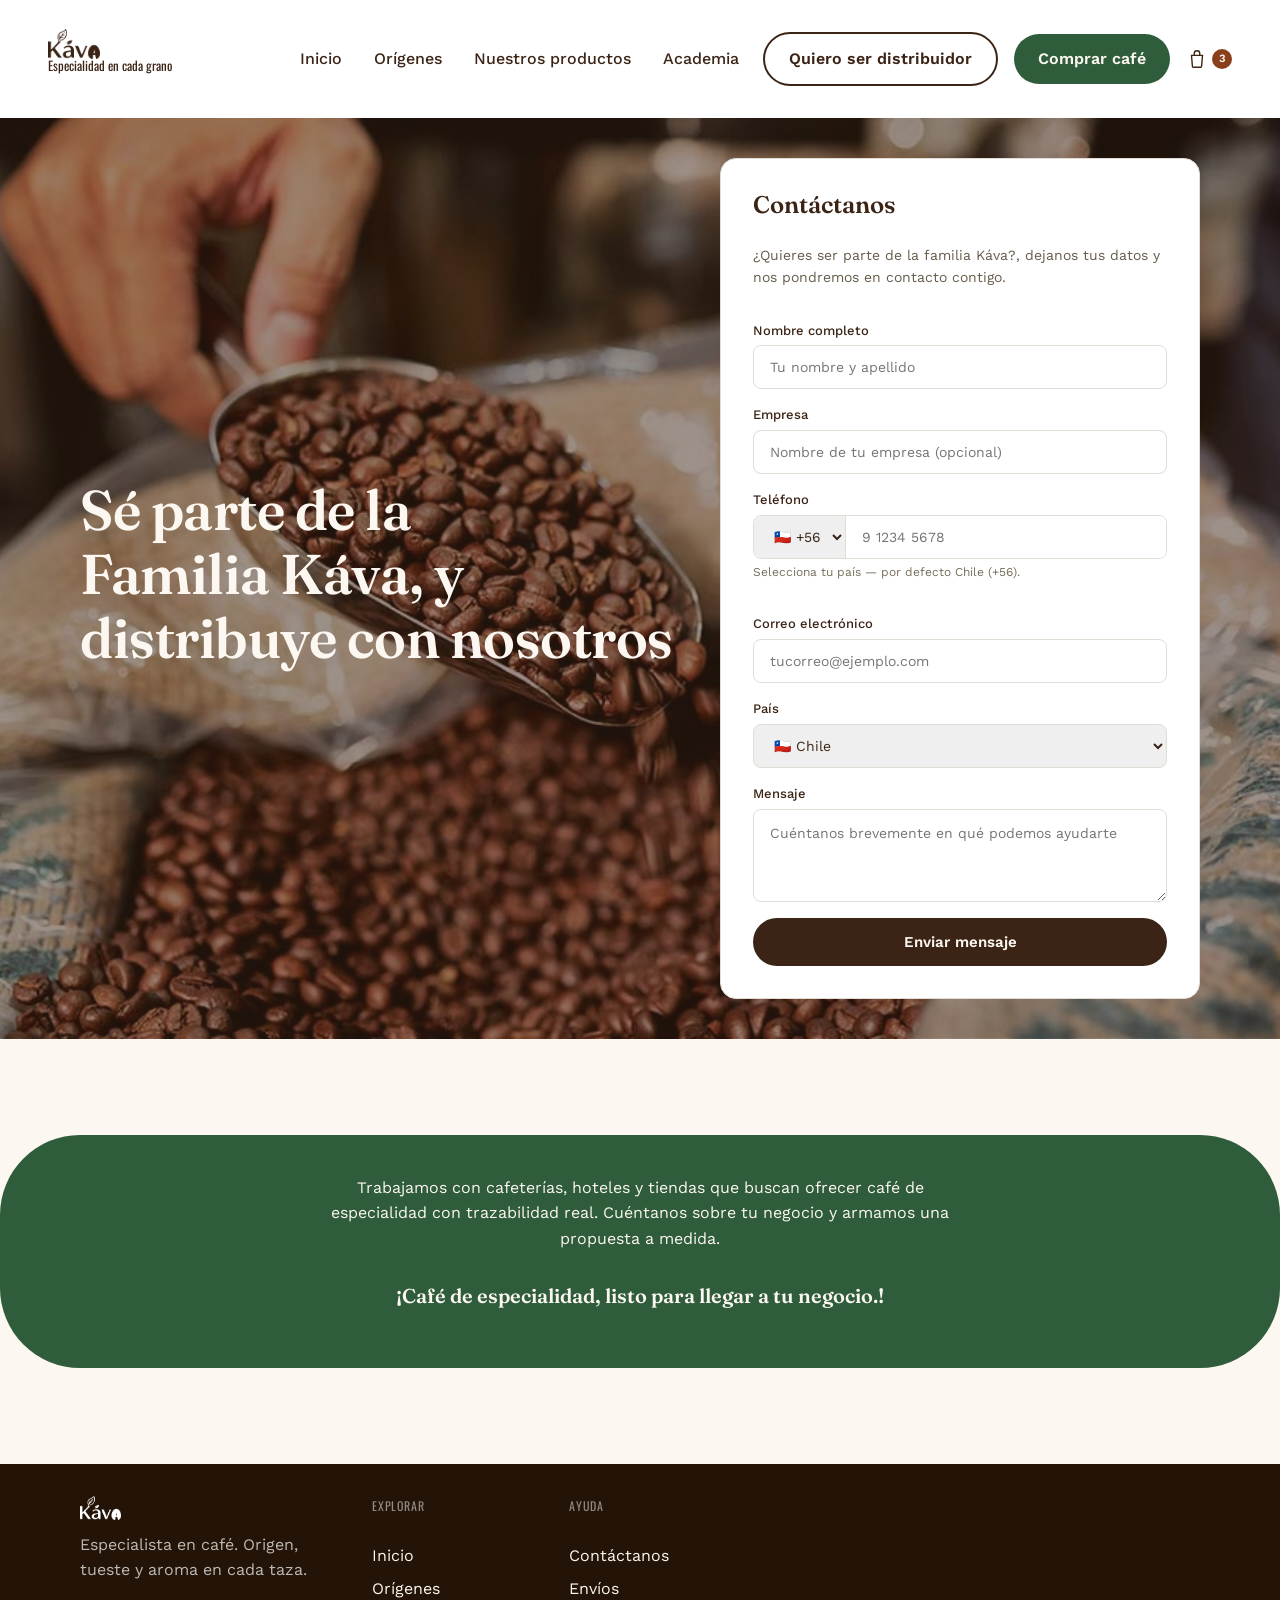
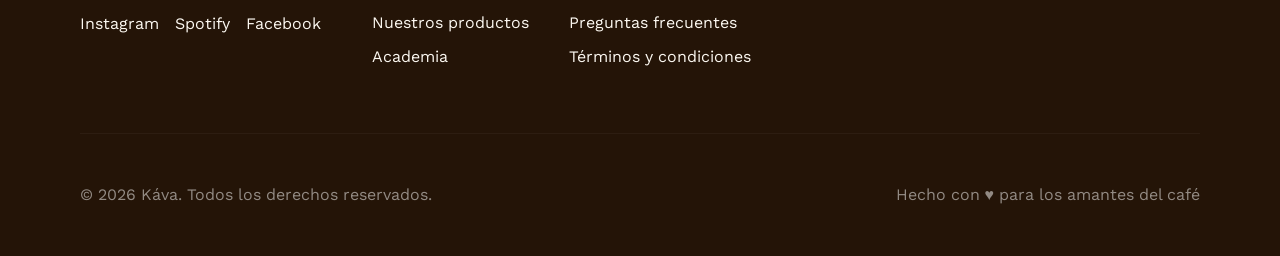
<file: pages/contactanos.html>
<!DOCTYPE html>

<html lang="es">

<head>
    <meta charset="UTF-8">
    <meta name="viewport" content="width=device-width, initial-scale=1.0">
    <title>Káva | Contacto y Distribuidores en Chile</title>
    <meta name="description" content="Contactá a Káva para sumarte como distribuidor o resolver tus dudas. Encontrá nuestros locales por región en Chile y sé parte de la familia Káva.">
    <meta name="keywords" content="contacto Káva, distribuidores de café, ser distribuidor, locales Káva Chile, café mayorista">
    <link rel="preconnect" href="https://fonts.googleapis.com">
    <link rel="preconnect" href="https://fonts.gstatic.com" crossorigin>
    <link href="https://fonts.googleapis.com/css2?family=Fraunces:opsz,wght@9..144,300;9..144,400;9..144,600&family=Oswald:wght@400;500;600&family=Work+Sans:wght@400;500;600&display=swap" rel="stylesheet">
    <!-- Bootstrap: CSS CDN -->
    <link href="https://cdn.jsdelivr.net/npm/bootstrap@5.3.3/dist/css/bootstrap.min.css" rel="stylesheet">
    <!-- AOS: libreria de animaciones al hacer scroll -->
    <link href="https://cdn.jsdelivr.net/npm/aos@2.3.1/dist/aos.css" rel="stylesheet">
    <link rel="stylesheet" href="../styles/style.css">
</head>

<body>
        <!-- Bootstrap: header y navbar -->
    <header> <!-- encabezado de la pagina van de h1 a h6 -->
      <!-- Bootstrap: navbar responsivo -->
      <nav class="navbar navbar-expand-md">

        <!-- Logo de la empresa -->
        <a class="navbar-brand" href="../index.html">
            <div class="logo">
                <img src="../assets/img/logo/logo-kava-header.png" alt="Káva" class="logo-marca-img">
                <p class="logo-tagline">Especialidad en cada grano</p>
            </div>
        </a>

        <!-- Bootstrap: botón hamburguesa -->
        <button class="navbar-toggler" type="button" data-bs-toggle="collapse" data-bs-target="#navKava" aria-controls="navKava" aria-expanded="false" aria-label="Abrir menú">
            <span class="navbar-toggler-icon"></span>
        </button>

        <!-- Bootstrap: menú colapsable -->
        <div class="collapse navbar-collapse" id="navKava">
            <div class="navbar-actions">
                <ul class="navbar-nav menu">
                    <li class="nav-item"><a class="nav-link" href="../index.html">Inicio</a></li>
                    <li class="nav-item"><a class="nav-link" href="./origenes.html">Orígenes</a></li>
                    <li class="nav-item"><a class="nav-link" href="./colecciones.html">Nuestros productos</a></li>
                    <li class="nav-item"><a class="nav-link" href="./guiadepreparacion.html">Academia</a></li>
                </ul>

                <!-- Botón: acceso directo a distribuidores -->
                <a class="cta-button-secundario" href="./contactanos.html">Quiero ser distribuidor</a>

                <a class="cta-button-principal" href="./colecciones.html">Comprar café</a>

                <div class="cart-icon" aria-label="Carrito (3 productos)">
                    <svg class="cart-icon__svg" width="22" height="22" viewBox="0 0 24 24" fill="none" stroke="currentColor" stroke-width="1.5" aria-hidden="true">
                        <path d="M6 8h12l-1 12a1 1 0 0 1-1 1H8a1 1 0 0 1-1-1L6 8z"/>
                        <path d="M9 8V6a3 3 0 0 1 6 0v2"/>
                    </svg>
                    <span class="cart-icon__count">3</span>
                </div>
            </div>
        </div>

      </nav>
    </header>  

    <main> <!-- contenido principal de la pagina -->

        <!-- Figma (node 82:427): hero con foto + formulario de contacto lado a lado -->
        <section class="distribuidor-hero">

            <div class="distribuidor-hero__contenido">
                <h1 class="hero-home__titulo distribuidor-hero__titulo">Sé parte de la <br> Familia Káva, y distribuye con nosotros</h1>
            </div>

            <div class="tarjeta-formulario" data-aos="fade-up">

                <h2 class="tarjeta-formulario__titulo">Contáctanos</h2>
                <p class="tarjeta-formulario__descripcion">
                    ¿Quieres ser parte de la familia Káva?, dejanos tus datos y nos pondremos en contacto contigo.
                </p>

                <form action="mailto:contacto@kava.com" method="post" enctype="text/plain" class="form-contacto">

                    <div class="campo-form">
                        <label for="nombre">Nombre completo</label>
                        <input type="text" id="nombre" name="nombre" placeholder="Tu nombre y apellido" required>
                    </div>

                    <div class="campo-form">
                        <label for="empresa">Empresa</label>
                        <input type="text" id="empresa" name="empresa" placeholder="Nombre de tu empresa (opcional)">
                    </div>

                    <div class="campo-form">
                        <label for="telefono">Teléfono</label>
                        <!-- Figma: código de país + número -->
                        <div class="campo-form__telefono">
                            <select id="codigo-pais" name="codigo-pais" aria-label="Código de país">
                                <option value="+56" selected>🇨🇱 +56</option>
                                <option value="+54">🇦🇷 +54</option>
                                <option value="+51">🇵🇪 +51</option>
                                <option value="+57">🇨🇴 +57</option>
                                <option value="+52">🇲🇽 +52</option>
                            </select>
                            <input type="tel" id="telefono" name="telefono" placeholder="9 1234 5678" required>
                        </div>
                        <p class="campo-form__ayuda">Selecciona tu país — por defecto Chile (+56).</p>
                    </div>

                    <div class="campo-form">
                        <label for="correo">Correo electrónico</label>
                        <input type="email" id="correo" name="correo" placeholder="tucorreo@ejemplo.com" required>
                    </div>

                    <div class="campo-form">
                        <label for="pais">País</label>
                        <select id="pais" name="pais" required>
                            <option value="Chile" selected>🇨🇱 Chile</option>
                            <option value="Argentina">🇦🇷 Argentina</option>
                            <option value="Perú">🇵🇪 Perú</option>
                            <option value="Colombia">🇨🇴 Colombia</option>
                            <option value="México">🇲🇽 México</option>
                        </select>
                    </div>

                    <div class="campo-form">
                        <label for="mensaje">Mensaje</label>
                        <textarea id="mensaje" name="mensaje" rows="3" placeholder="Cuéntanos brevemente en qué podemos ayudarte" required></textarea>
                    </div>

                    <button type="submit" class="tarjeta-formulario__enviar">Enviar mensaje</button>

                </form>

            </div>

        </section>

        <!-- Figma (node 82:427): banner de cierre, pastilla verde salvia -->
        <section class="distribuidor-banner" data-aos="zoom-in">
            <p class="distribuidor-banner__texto">
                Trabajamos con cafeterías, hoteles y tiendas que buscan ofrecer café de especialidad con trazabilidad real. Cuéntanos sobre tu negocio y armamos una propuesta a medida.
            </p>
            <p class="distribuidor-banner__destacado">¡Café de especialidad, listo para llegar a tu negocio.!</p>
        </section>

    </main>
    
    <footer> <!-- pie de pagina -->
        <div class="footer-top">

            <div class="footer-marca">
                <img src="../assets/img/logo/logo-kava-footer.png" alt="Káva" class="logo-marca-img">
                <p class="footer-tagline">Especialista en café. Origen, tueste y aroma en cada taza.</p>
                <ul class="footer-social">
                    <li><a href="#">Instagram</a></li>
                    <li><a href="#">Spotify</a></li>
                    <li><a href="#">Facebook</a></li>
                </ul>
            </div>

            <div class="footer-columnas">
                <div class="footer-columna">
                    <p class="footer-columna__titulo">Explorar</p>
                    <ul>
                        <li><a href="../index.html">Inicio</a></li>
                        <li><a href="./origenes.html">Orígenes</a></li>
                        <li><a href="./colecciones.html">Nuestros productos</a></li>
                        <li><a href="./guiadepreparacion.html">Academia</a></li>
                    </ul>
                </div>

                <div class="footer-columna">
                    <p class="footer-columna__titulo">Ayuda</p>
                    <ul>
                        <li><a href="./contactanos.html">Contáctanos</a></li>
                        <li><a href="#">Envíos</a></li>
                        <li><a href="#">Preguntas frecuentes</a></li>
                        <li><a href="#">Términos y condiciones</a></li>
                    </ul>
                </div>
            </div>

        </div>

        <hr class="footer-divider">

        <div class="footer-bottom">
            <p>&copy; 2026 Káva. Todos los derechos reservados.</p>
            <p>Hecho con &hearts; para los amantes del café</p>
        </div>
    </footer> 
    <!-- Bootstrap: JS bundle -->
    <script src="https://cdn.jsdelivr.net/npm/bootstrap@5.3.3/dist/js/bootstrap.bundle.min.js"></script>
    <!-- AOS: libreria de animaciones al hacer scroll -->
    <script src="https://cdn.jsdelivr.net/npm/aos@2.3.1/dist/aos.js"></script>
    <script>
        AOS.init({
            duration: 600,
            once: true,
            offset: 80
        });
    </script>
</body>
   
</html>
</file>
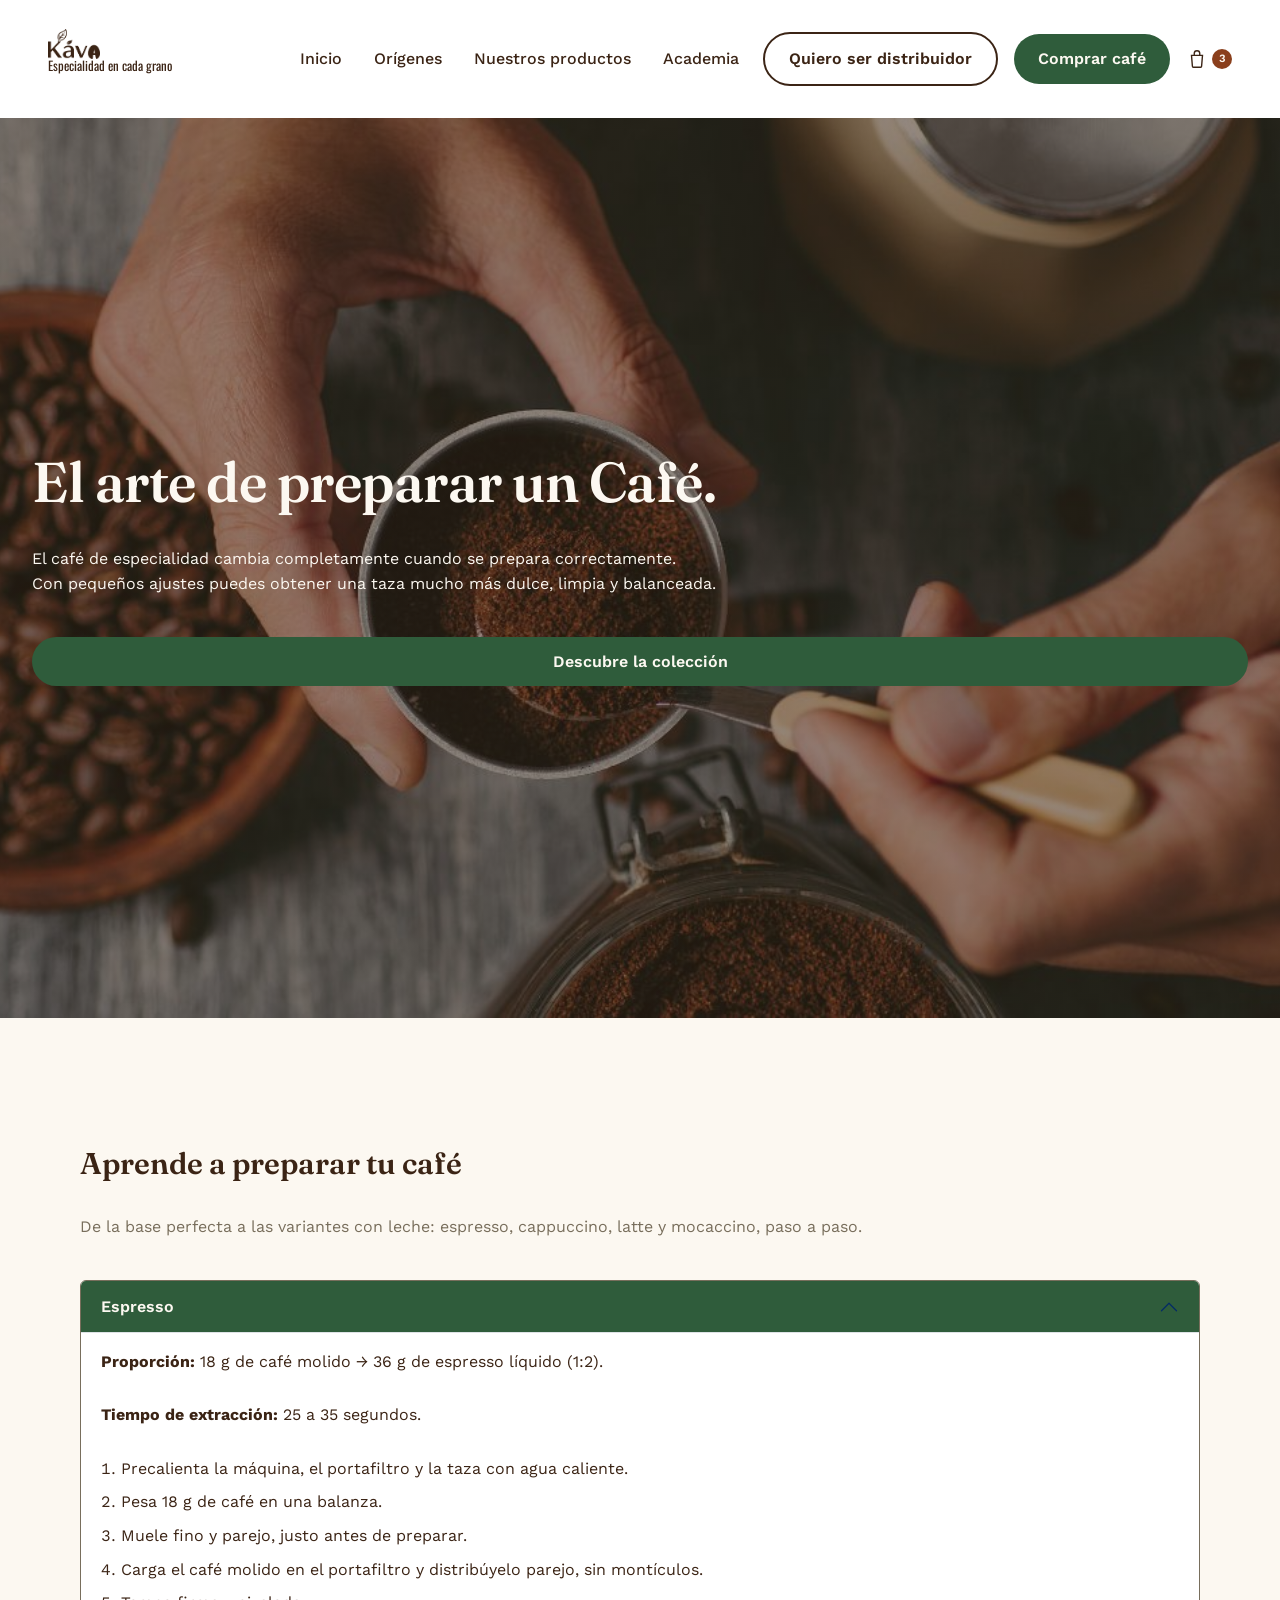
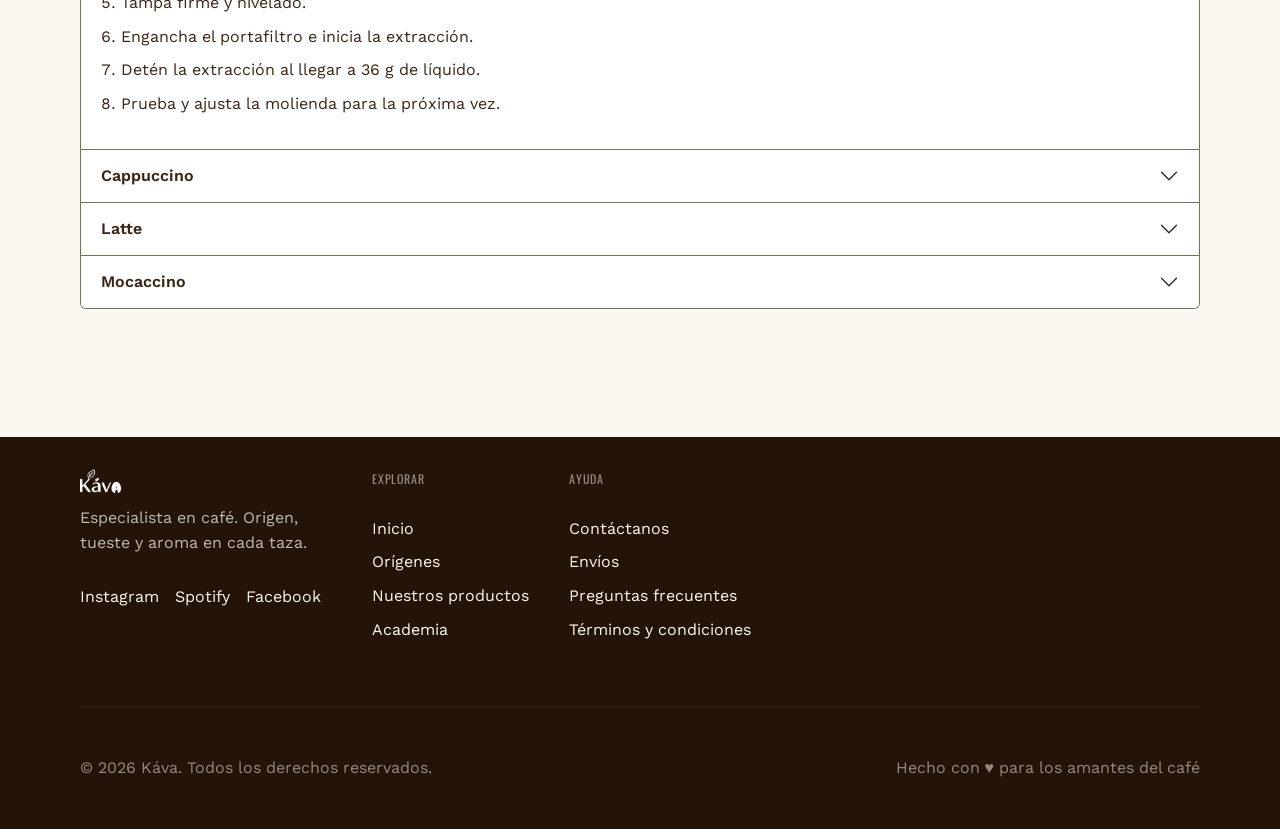
<file: pages/guiadepreparacion.html>
<!DOCTYPE html>

<html lang="es">

<head>
    <meta charset="UTF-8">
    <meta name="viewport" content="width=device-width, initial-scale=1.0">
    <title>Káva | Academia: Guía de Preparación de Café Espresso, Latte y Más</title>
    <meta name="description" content="Aprendé a preparar el café perfecto con nuestra guía paso a paso: espresso, cappuccino, latte y mocaccino. Consejos de Káva para disfrutar cada taza.">
    <meta name="keywords" content="cómo preparar café, guía de café, espresso casero, cappuccino, latte, mocaccino, academia de café">
    <link rel="preconnect" href="https://fonts.googleapis.com">
    <link rel="preconnect" href="https://fonts.gstatic.com" crossorigin>
    <link href="https://fonts.googleapis.com/css2?family=Fraunces:opsz,wght@9..144,300;9..144,400;9..144,600&family=Oswald:wght@400;500;600&family=Work+Sans:wght@400;500;600&display=swap" rel="stylesheet">
    <!-- Bootstrap: CSS CDN -->
    <link href="https://cdn.jsdelivr.net/npm/bootstrap@5.3.3/dist/css/bootstrap.min.css" rel="stylesheet">
    <!-- AOS: libreria de animaciones al hacer scroll -->
    <link href="https://cdn.jsdelivr.net/npm/aos@2.3.1/dist/aos.css" rel="stylesheet">
    <link rel="stylesheet" href="../styles/style.css">
</head>

<body>
        <!-- Bootstrap: header y navbar -->
    <header> <!-- encabezado de la pagina van de h1 a h6 -->
      <!-- Bootstrap: navbar responsivo -->
      <nav class="navbar navbar-expand-md">

        <!-- Logo de la empresa -->
        <a class="navbar-brand" href="../index.html">
            <div class="logo">
                <img src="../assets/img/logo/logo-kava-header.png" alt="Káva" class="logo-marca-img">
                <p class="logo-tagline">Especialidad en cada grano</p>
            </div>
        </a>

        <!-- Bootstrap: botón hamburguesa -->
        <button class="navbar-toggler" type="button" data-bs-toggle="collapse" data-bs-target="#navKava" aria-controls="navKava" aria-expanded="false" aria-label="Abrir menú">
            <span class="navbar-toggler-icon"></span>
        </button>

        <!-- Bootstrap: menú colapsable -->
        <div class="collapse navbar-collapse" id="navKava">
            <div class="navbar-actions">
                <ul class="navbar-nav menu">
                    <li class="nav-item"><a class="nav-link" href="../index.html">Inicio</a></li>
                    <li class="nav-item"><a class="nav-link" href="./origenes.html">Orígenes</a></li>
                    <li class="nav-item"><a class="nav-link" href="./colecciones.html">Nuestros productos</a></li>
                    <li class="nav-item"><a class="nav-link" href="./guiadepreparacion.html">Academia</a></li>
                </ul>

                <!-- Botón: acceso directo a distribuidores -->
                <a class="cta-button-secundario" href="./contactanos.html">Quiero ser distribuidor</a>

                <a class="cta-button-principal" href="./colecciones.html">Comprar café</a>

                <div class="cart-icon" aria-label="Carrito (3 productos)">
                    <svg class="cart-icon__svg" width="22" height="22" viewBox="0 0 24 24" fill="none" stroke="currentColor" stroke-width="1.5" aria-hidden="true">
                        <path d="M6 8h12l-1 12a1 1 0 0 1-1 1H8a1 1 0 0 1-1-1L6 8z"/>
                        <path d="M9 8V6a3 3 0 0 1 6 0v2"/>
                    </svg>
                    <span class="cart-icon__count">3</span>
                </div>
            </div>
        </div>

      </nav>
    </header>  

    <main> <!-- contenido principal de la pagina -->

        <section class="hero-content"> <!-- contenido sobre la imagen -->
            <h1> El arte de preparar un Café. </h1>

            <p>
                El café de especialidad cambia completamente cuando se prepara correctamente.<br>
                Con pequeños ajustes puedes obtener una taza mucho más dulce, limpia y balanceada.

            </p>

             <button class="cta-button-principal"> Descubre la colección</button>
          
        </section>
        <section class="tipos-de-preparacion"> <!-- tipos de café: cómo prepararlos -->

            <h2 class="titulos-secciones" data-aos="fade-up"> Aprende a preparar tu café </h2>
            <p class="tipos-de-preparacion__descripcion">
                De la base perfecta a las variantes con leche: espresso,
                cappuccino, latte y mocaccino, paso a paso.
            </p>

            <!-- Bootstrap: acordeón -->
            <div class="accordion" id="acordeonPreparacion" data-aos="fade-up">

                <!-- Bootstrap: item del acordeón -->
                <div class="accordion-item">
                    <h3 class="accordion-header">
                        <!-- Bootstrap: botón que despliega -->
                        <button class="accordion-button" type="button" data-bs-toggle="collapse" data-bs-target="#colapsoEspresso" aria-expanded="true" aria-controls="colapsoEspresso">
                            Espresso
                        </button>
                    </h3>
                    <div id="colapsoEspresso" class="accordion-collapse collapse show" data-bs-parent="#acordeonPreparacion">
                        <div class="accordion-body">
                            <p><strong>Proporción:</strong> 18 g de café molido → 36 g de espresso líquido (1:2).</p>
                            <p><strong>Tiempo de extracción:</strong> 25 a 35 segundos.</p>
                            <ol>
                                <li>Precalienta la máquina, el portafiltro y la taza con agua caliente.</li>
                                <li>Pesa 18 g de café en una balanza.</li>
                                <li>Muele fino y parejo, justo antes de preparar.</li>
                                <li>Carga el café molido en el portafiltro y distribúyelo parejo, sin montículos.</li>
                                <li>Tampa firme y nivelado.</li>
                                <li>Engancha el portafiltro e inicia la extracción.</li>
                                <li>Detén la extracción al llegar a 36 g de líquido.</li>
                                <li>Prueba y ajusta la molienda para la próxima vez.</li>
                            </ol>
                        </div>
                    </div>
                </div>

                <!-- Bootstrap: item del acordeón -->
                <div class="accordion-item">
                    <h3 class="accordion-header">
                        <!-- Bootstrap: botón que despliega -->
                        <button class="accordion-button collapsed" type="button" data-bs-toggle="collapse" data-bs-target="#colapsoCappuccino" aria-expanded="false" aria-controls="colapsoCappuccino">
                            Cappuccino
                        </button>
                    </h3>
                    <div id="colapsoCappuccino" class="accordion-collapse collapse" data-bs-parent="#acordeonPreparacion">
                        <div class="accordion-body">
                            <p><strong>Proporción:</strong> partes iguales de espresso, leche vaporizada y espuma.</p>
                            <ol>
                                <li>Prepara dos shots de espresso y viértelos en la taza.</li>
                                <li>Vaporiza la leche hasta que duplique su volumen y llegue a unos 65°C, con espuma abundante. Sin máquina: calienta la leche y espúmala con un frother o batidor de mano.</li>
                                <li>Gira el jarro para integrar la espuma y vierte la leche en el centro del espresso.</li>
                            </ol>
                        </div>
                    </div>
                </div>

                <!-- Bootstrap: item del acordeón -->
                <div class="accordion-item">
                    <h3 class="accordion-header">
                        <!-- Bootstrap: botón que despliega -->
                        <button class="accordion-button collapsed" type="button" data-bs-toggle="collapse" data-bs-target="#colapsoLatte" aria-expanded="false" aria-controls="colapsoLatte">
                            Latte
                        </button>
                    </h3>
                    <div id="colapsoLatte" class="accordion-collapse collapse" data-bs-parent="#acordeonPreparacion">
                        <div class="accordion-body">
                            <p><strong>Proporción:</strong> doble shot de espresso (36 g) + 150-200 ml de leche vaporizada, con una capa fina de espuma.</p>
                            <ol>
                                <li>Prepara un doble shot de espresso (18 g de café molido, 36 g de líquido, 25-30 s).</li>
                                <li>Vaporiza la leche cuidando la temperatura: pasarse de 70°C aplana el sabor.</li>
                                <li>Vierte la leche desde unos centímetros de altura, en un chorro fino y constante.</li>
                                <li>En el último tercio, baja el jarro hasta la superficie para dejar una capa de espuma de aprox. 1 cm.</li>
                            </ol>
                        </div>
                    </div>
                </div>

                <!-- Bootstrap: item del acordeón -->
                <div class="accordion-item">
                    <h3 class="accordion-header">
                        <!-- Bootstrap: botón que despliega -->
                        <button class="accordion-button collapsed" type="button" data-bs-toggle="collapse" data-bs-target="#colapsoMocaccino" aria-expanded="false" aria-controls="colapsoMocaccino">
                            Mocaccino
                        </button>
                    </h3>
                    <div id="colapsoMocaccino" class="accordion-collapse collapse" data-bs-parent="#acordeonPreparacion">
                        <div class="accordion-body">
                            <p><strong>Proporción:</strong> 60 ml de sirope de chocolate + 90 ml de espresso (doble shot) + 180 ml de leche vaporizada.</p>
                            <ol>
                                <li>Vierte el sirope de chocolate en el fondo de la taza.</li>
                                <li>Prepara un doble shot de espresso, viértelo sobre el chocolate y revuelve bien.</li>
                                <li>Vaporiza la leche hasta que duplique su volumen (microespuma).</li>
                                <li>Vierte la leche reteniendo la espuma con una cuchara, y colócala encima al final.</li>
                                <li>Decora con un toque de cacao en polvo o canela.</li>
                            </ol>
                        </div>
                    </div>
                </div>

            </div>

        </section>

          
    </main> 
    
    <footer> <!-- pie de pagina -->
        <div class="footer-top">

            <div class="footer-marca">
                <img src="../assets/img/logo/logo-kava-footer.png" alt="Káva" class="logo-marca-img">
                <p class="footer-tagline">Especialista en café. Origen, tueste y aroma en cada taza.</p>
                <ul class="footer-social">
                    <li><a href="#">Instagram</a></li>
                    <li><a href="#">Spotify</a></li>
                    <li><a href="#">Facebook</a></li>
                </ul>
            </div>

            <div class="footer-columnas">
                <div class="footer-columna">
                    <p class="footer-columna__titulo">Explorar</p>
                    <ul>
                        <li><a href="../index.html">Inicio</a></li>
                        <li><a href="./origenes.html">Orígenes</a></li>
                        <li><a href="./colecciones.html">Nuestros productos</a></li>
                        <li><a href="./guiadepreparacion.html">Academia</a></li>
                    </ul>
                </div>

                <div class="footer-columna">
                    <p class="footer-columna__titulo">Ayuda</p>
                    <ul>
                        <li><a href="./contactanos.html">Contáctanos</a></li>
                        <li><a href="#">Envíos</a></li>
                        <li><a href="#">Preguntas frecuentes</a></li>
                        <li><a href="#">Términos y condiciones</a></li>
                    </ul>
                </div>
            </div>

        </div>

        <hr class="footer-divider">

        <div class="footer-bottom">
            <p>&copy; 2026 Káva. Todos los derechos reservados.</p>
            <p>Hecho con &hearts; para los amantes del café</p>
        </div>
    </footer> 
    <!-- Bootstrap: JS bundle -->
    <script src="https://cdn.jsdelivr.net/npm/bootstrap@5.3.3/dist/js/bootstrap.bundle.min.js"></script>
    <!-- AOS: libreria de animaciones al hacer scroll -->
    <script src="https://cdn.jsdelivr.net/npm/aos@2.3.1/dist/aos.js"></script>
    <script>
        AOS.init({
            duration: 600,
            once: true,
            offset: 80
        });
    </script>
</body>
   
</html>
</file>
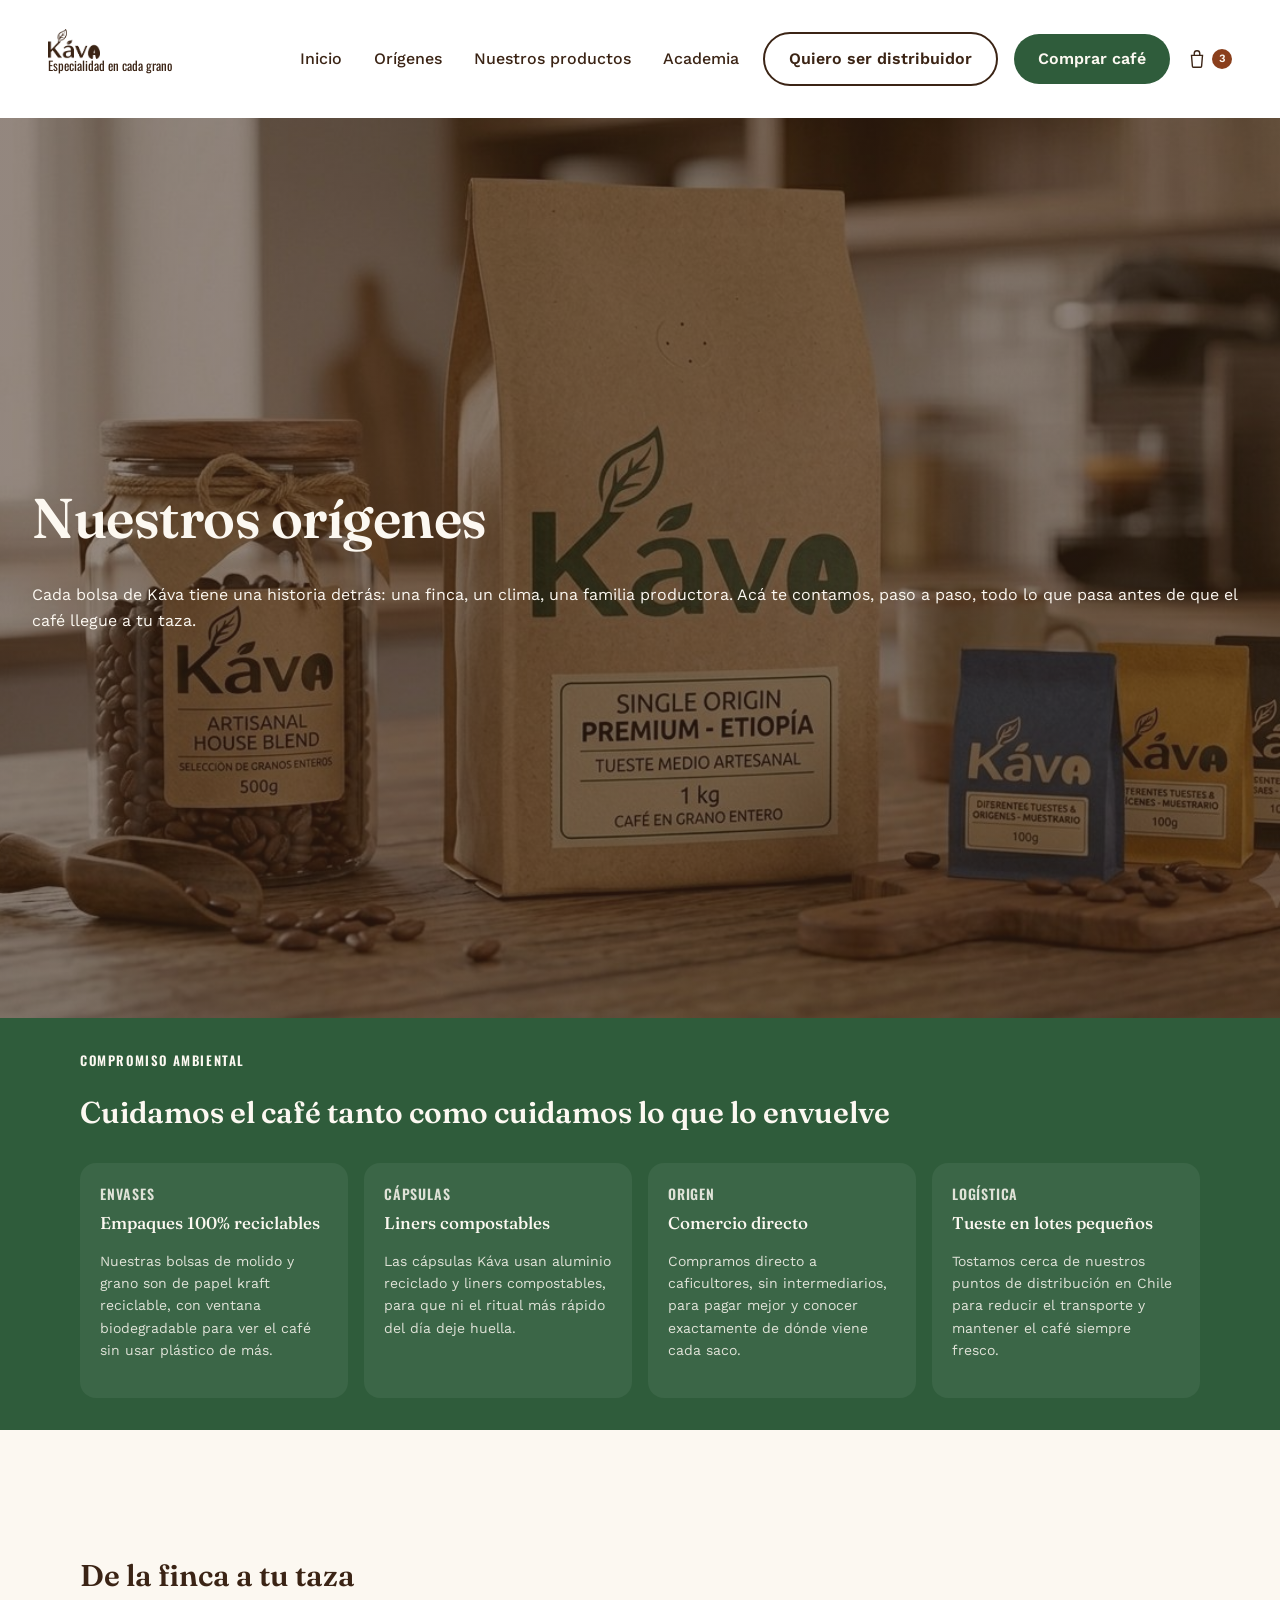
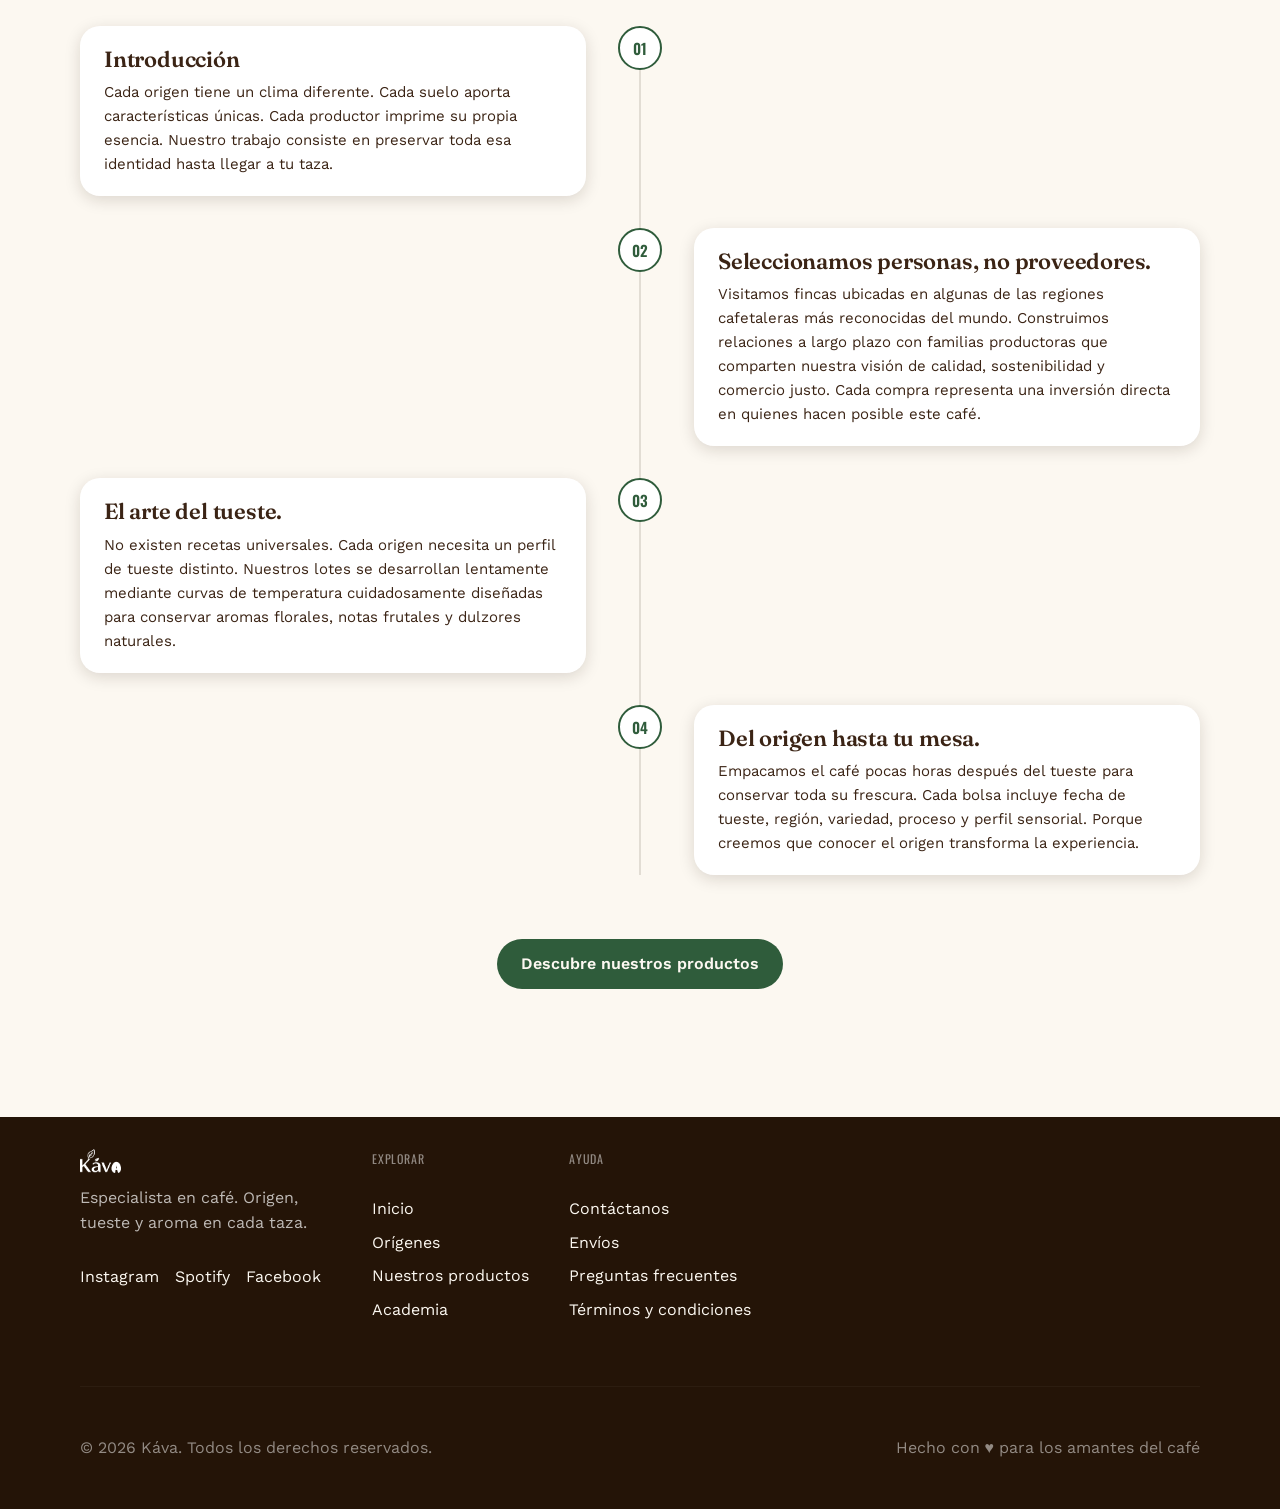
<file: pages/origenes.html>
<!DOCTYPE html>

<html lang="es">

<head>
    <meta charset="UTF-8">
    <meta name="viewport" content="width=device-width, initial-scale=1.0">
    <title>Káva | Nuestros Orígenes: De la Finca a tu Taza</title>
    <meta name="description" content="Conocé el proceso detrás de cada taza Káva: selección de fincas, tueste artesanal y nuestro compromiso ambiental con envases reciclables y comercio directo.">
    <meta name="keywords" content="origen del café, café sostenible, comercio directo café, tueste artesanal, compromiso ambiental, café de finca">
    <link rel="preconnect" href="https://fonts.googleapis.com">
    <link rel="preconnect" href="https://fonts.gstatic.com" crossorigin>
    <link href="https://fonts.googleapis.com/css2?family=Fraunces:opsz,wght@9..144,300;9..144,400;9..144,600&family=Oswald:wght@400;500;600&family=Work+Sans:wght@400;500;600&display=swap" rel="stylesheet">
    <!-- Bootstrap: CSS CDN -->
    <link href="https://cdn.jsdelivr.net/npm/bootstrap@5.3.3/dist/css/bootstrap.min.css" rel="stylesheet">
    <!-- AOS: libreria de animaciones al hacer scroll -->
    <link href="https://cdn.jsdelivr.net/npm/aos@2.3.1/dist/aos.css" rel="stylesheet">
    <link rel="stylesheet" href="../styles/style.css">
</head>

<body>
        <!-- Bootstrap: header y navbar -->
    <header> <!-- encabezado de la pagina van de h1 a h6 -->
      <!-- Bootstrap: navbar responsivo -->
      <nav class="navbar navbar-expand-md">

        <!-- Logo de la empresa -->
        <a class="navbar-brand" href="../index.html">
            <div class="logo">
                <img src="../assets/img/logo/logo-kava-header.png" alt="Káva" class="logo-marca-img">
                <p class="logo-tagline">Especialidad en cada grano</p>
            </div>
        </a>

        <!-- Bootstrap: botón hamburguesa -->
        <button class="navbar-toggler" type="button" data-bs-toggle="collapse" data-bs-target="#navKava" aria-controls="navKava" aria-expanded="false" aria-label="Abrir menú">
            <span class="navbar-toggler-icon"></span>
        </button>

        <!-- Bootstrap: menú colapsable -->
        <div class="collapse navbar-collapse" id="navKava">
            <div class="navbar-actions">
                <ul class="navbar-nav menu">
                    <li class="nav-item"><a class="nav-link" href="../index.html">Inicio</a></li>
                    <li class="nav-item"><a class="nav-link" href="./origenes.html">Orígenes</a></li>
                    <li class="nav-item"><a class="nav-link" href="./colecciones.html">Nuestros productos</a></li>
                    <li class="nav-item"><a class="nav-link" href="./guiadepreparacion.html">Academia</a></li>
                </ul>

                <!-- Botón: acceso directo a distribuidores -->
                <a class="cta-button-secundario" href="./contactanos.html">Quiero ser distribuidor</a>

                <a class="cta-button-principal" href="./colecciones.html">Comprar café</a>

                <div class="cart-icon" aria-label="Carrito (3 productos)">
                    <svg class="cart-icon__svg" width="22" height="22" viewBox="0 0 24 24" fill="none" stroke="currentColor" stroke-width="1.5" aria-hidden="true">
                        <path d="M6 8h12l-1 12a1 1 0 0 1-1 1H8a1 1 0 0 1-1-1L6 8z"/>
                        <path d="M9 8V6a3 3 0 0 1 6 0v2"/>
                    </svg>
                    <span class="cart-icon__count">3</span>
                </div>
            </div>
        </div>

      </nav>
    </header>  

    <main> <!-- contenido principal de la pagina -->

        <section class="hero-content hero-content--pegado hero-origenes"> <!-- Sección de presentación -->
            <h1> Nuestros orígenes </h1>
            <p>
                Cada bolsa de Káva tiene una historia detrás: una finca, un clima, una familia productora.
                Acá te contamos, paso a paso, todo lo que pasa antes de que el café llegue a tu taza.
            </p>
        </section>

        <section class="compromiso-ambiental" data-aos="fade-up"> <!-- compromiso ambiental -->
            <p class="compromiso-ambiental__etiqueta">Compromiso ambiental</p>
            <h2 class="titulos-secciones">Cuidamos el café tanto como cuidamos lo que lo envuelve</h2>

            <div class="compromiso-ambiental__grid">
                <article class="card-compromiso">
                    <p class="card-compromiso__etiqueta">Envases</p>
                    <h3>Empaques 100% reciclables</h3>
                    <p>Nuestras bolsas de molido y grano son de papel kraft reciclable, con ventana biodegradable para ver el café sin usar plástico de más.</p>
                </article>

                <article class="card-compromiso">
                    <p class="card-compromiso__etiqueta">Cápsulas</p>
                    <h3>Liners compostables</h3>
                    <p>Las cápsulas Káva usan aluminio reciclado y liners compostables, para que ni el ritual más rápido del día deje huella.</p>
                </article>

                <article class="card-compromiso">
                    <p class="card-compromiso__etiqueta">Origen</p>
                    <h3>Comercio directo</h3>
                    <p>Compramos directo a caficultores, sin intermediarios, para pagar mejor y conocer exactamente de dónde viene cada saco.</p>
                </article>

                <article class="card-compromiso">
                    <p class="card-compromiso__etiqueta">Logística</p>
                    <h3>Tueste en lotes pequeños</h3>
                    <p>Tostamos cerca de nuestros puntos de distribución en Chile para reducir el transporte y mantener el café siempre fresco.</p>
                </article>
            </div>
        </section>

        <section class="origenes"> <!-- Sección de información general / proceso -->
            <h2 class="titulos-secciones" data-aos="fade-up"> De la finca a tu taza </h2>

            <div class="timeline-origenes">
                <div class="timeline-origenes__item timeline-origenes__item--izq" data-aos="fade-up" data-aos-delay="0">
                    <div class="timeline-origenes__contenido">
                        <h3>Introducción</h3>
                        <p> Cada origen tiene un clima diferente.
                            Cada suelo aporta características únicas.
                            Cada productor imprime su propia esencia.
                            Nuestro trabajo consiste en preservar toda esa identidad hasta llegar a tu taza.
                        </p>
                    </div>
                    <div class="timeline-origenes__marcador">01</div>
                </div>

                <div class="timeline-origenes__item timeline-origenes__item--der" data-aos="fade-up" data-aos-delay="100">
                    <div class="timeline-origenes__marcador">02</div>
                    <div class="timeline-origenes__contenido">
                        <h3>Seleccionamos personas, no proveedores.</h3>
                        <p> Visitamos fincas ubicadas en algunas de las regiones cafetaleras más reconocidas del mundo.
                            Construimos relaciones a largo plazo con familias productoras que comparten nuestra visión de calidad, sostenibilidad y comercio justo.
                            Cada compra representa una inversión directa en quienes hacen posible este café.
                        </p>
                    </div>
                </div>

                <div class="timeline-origenes__item timeline-origenes__item--izq" data-aos="fade-up" data-aos-delay="200">
                    <div class="timeline-origenes__contenido">
                        <h3>El arte del tueste.</h3>
                        <p> No existen recetas universales.
                            Cada origen necesita un perfil de tueste distinto.
                            Nuestros lotes se desarrollan lentamente mediante curvas de temperatura cuidadosamente
                            diseñadas para conservar aromas florales, notas frutales y dulzores naturales.
                        </p>
                    </div>
                    <div class="timeline-origenes__marcador">03</div>
                </div>

                <div class="timeline-origenes__item timeline-origenes__item--der" data-aos="fade-up" data-aos-delay="300">
                    <div class="timeline-origenes__marcador">04</div>
                    <div class="timeline-origenes__contenido">
                        <h3>Del origen hasta tu mesa.</h3>
                        <p> Empacamos el café pocas horas después del tueste para conservar toda su frescura.
                            Cada bolsa incluye fecha de tueste, región, variedad, proceso y perfil sensorial.
                            Porque creemos que conocer el origen transforma la experiencia.
                        </p>
                    </div>
                </div>
            </div>

            <a class="cta-button-principal origenes__cta" href="./colecciones.html">Descubre nuestros productos</a>

        </section>

    </main>
    
    <footer> <!-- pie de pagina -->
        <div class="footer-top">

            <div class="footer-marca">
                <img src="../assets/img/logo/logo-kava-footer.png" alt="Káva" class="logo-marca-img">
                <p class="footer-tagline">Especialista en café. Origen, tueste y aroma en cada taza.</p>
                <ul class="footer-social">
                    <li><a href="#">Instagram</a></li>
                    <li><a href="#">Spotify</a></li>
                    <li><a href="#">Facebook</a></li>
                </ul>
            </div>

            <div class="footer-columnas">
                <div class="footer-columna">
                    <p class="footer-columna__titulo">Explorar</p>
                    <ul>
                        <li><a href="../index.html">Inicio</a></li>
                        <li><a href="./origenes.html">Orígenes</a></li>
                        <li><a href="./colecciones.html">Nuestros productos</a></li>
                        <li><a href="./guiadepreparacion.html">Academia</a></li>
                    </ul>
                </div>

                <div class="footer-columna">
                    <p class="footer-columna__titulo">Ayuda</p>
                    <ul>
                        <li><a href="./contactanos.html">Contáctanos</a></li>
                        <li><a href="#">Envíos</a></li>
                        <li><a href="#">Preguntas frecuentes</a></li>
                        <li><a href="#">Términos y condiciones</a></li>
                    </ul>
                </div>
            </div>

        </div>

        <hr class="footer-divider">

        <div class="footer-bottom">
            <p>&copy; 2026 Káva. Todos los derechos reservados.</p>
            <p>Hecho con &hearts; para los amantes del café</p>
        </div>
    </footer> 
    <!-- Bootstrap: JS bundle -->
    <script src="https://cdn.jsdelivr.net/npm/bootstrap@5.3.3/dist/js/bootstrap.bundle.min.js"></script>
    <!-- AOS: libreria de animaciones al hacer scroll -->
    <script src="https://cdn.jsdelivr.net/npm/aos@2.3.1/dist/aos.js"></script>
    <script>
        AOS.init({
            duration: 600,
            once: true,
            offset: 80
        });
    </script>
</body>
   
</html>
</file>
<file: styles/style.css>
@charset "UTF-8";
.xq-káva,
.nuestra-filosofía,
.distribuidores,
.origenes,
.compromiso-ambiental,
.tipos-de-preparacion,
.coleccion-grupo,
.coleccion-final,
.formulario-contacto,
.galeria-origenes, .hero-content {
  display: flex;
  flex-direction: column;
  gap: 1.5rem;
  padding: 2rem;
  margin-bottom: 3rem;
}
@media (min-width: 768px) {
  .xq-káva,
  .nuestra-filosofía,
  .distribuidores,
  .origenes,
  .compromiso-ambiental,
  .tipos-de-preparacion,
  .coleccion-grupo,
  .coleccion-final,
  .formulario-contacto,
  .galeria-origenes, .hero-content {
    margin-bottom: 4.5rem;
  }
}
@media (min-width: 1024px) {
  .xq-káva,
  .nuestra-filosofía,
  .distribuidores,
  .origenes,
  .compromiso-ambiental,
  .tipos-de-preparacion,
  .coleccion-grupo,
  .coleccion-final,
  .formulario-contacto,
  .galeria-origenes, .hero-content {
    margin-bottom: 6rem;
  }
}

.beneficio, .card-distribuidor, .card-producto {
  transition: transform 0.25s ease-out, box-shadow 0.25s ease-out;
}
.beneficio:hover, .card-distribuidor:hover, .card-producto:hover {
  transform: translateY(-6px);
  box-shadow: 0 10px 24px rgba(36, 20, 7, 0.15);
}

* {
  margin: 0;
  padding: 0;
}

body {
  font-family: "Work Sans", sans-serif;
  font-size: 1rem;
  line-height: 1.6;
  color: #3b2415;
  background-color: #fcf8f1;
}

img {
  max-width: 100%;
}

h1,
h2,
h3 {
  font-family: "Fraunces", serif;
  color: #3b2415;
}

h1 {
  font-size: 2.75rem;
  font-weight: 600;
  line-height: 1.15;
}

h2 {
  font-size: 1.875rem;
  font-weight: 600;
}

h3 {
  font-size: 1.25rem;
  font-weight: 500;
}

p {
  font-size: 1rem;
  font-weight: 400;
  color: #3b2415;
}

header {
  background-color: #ffffff;
  padding: 1rem 2rem;
}
header .logo-marca-img {
  height: 1.875rem;
}
header .logo-tagline {
  color: #3b2415;
  text-transform: none;
}
@media (min-width: 768px) {
  header {
    padding-left: 3rem;
    padding-right: 3rem;
  }
}

.logo {
  display: flex;
  flex-direction: column;
  align-items: flex-start;
  gap: 0;
}

.logo-marca-img {
  display: block;
  height: 1.5rem;
  width: auto;
}

.logo-tagline {
  font-family: "Oswald", sans-serif;
  text-transform: uppercase;
  font-size: 0.8rem;
  line-height: 1.1;
}

footer {
  background-color: #241407;
  color: #fcf8f1;
  padding: 2rem;
  display: flex;
  flex-direction: column;
  gap: 2rem;
}
footer .logo-tagline {
  color: #afcba0;
}
@media (min-width: 768px) {
  footer {
    padding-left: 3rem;
    padding-right: 3rem;
  }
}
@media (min-width: 1024px) {
  footer {
    padding-left: 5rem;
    padding-right: 5rem;
  }
}

.footer-top {
  display: flex;
  flex-wrap: wrap;
  gap: 2rem;
}

.footer-marca {
  display: flex;
  flex-direction: column;
  align-items: flex-start;
  gap: 0.75rem;
}

.footer-tagline {
  color: rgba(255, 255, 255, 0.7);
  max-width: 260px;
}

.footer-social {
  display: flex;
  gap: 1rem;
  list-style: none;
  padding-left: 0;
}

.footer-social a,
.footer-columna a {
  color: #fcf8f1;
  text-decoration: none;
}
.footer-social a:hover,
.footer-columna a:hover {
  color: #afcba0;
}

.footer-columnas {
  display: flex;
  flex-wrap: wrap;
  gap: 2.5rem;
}

.footer-columna {
  display: flex;
  flex-direction: column;
  gap: 0.75rem;
}
.footer-columna ul {
  list-style: none;
  display: flex;
  flex-direction: column;
  gap: 0.5rem;
  padding-left: 0;
}
.footer-columna__titulo {
  font-family: "Oswald", sans-serif;
  text-transform: uppercase;
  letter-spacing: 0.05rem;
  font-size: 0.75rem;
  color: rgba(255, 255, 255, 0.5);
}

.footer-divider {
  border: none;
  border-top: 1px solid rgba(255, 255, 255, 0.15);
}

.footer-bottom {
  display: flex;
  flex-wrap: wrap;
  justify-content: space-between;
  gap: 0.5rem 1.5rem;
  font-size: 0.75rem;
}
.footer-bottom p {
  color: rgba(255, 255, 255, 0.5);
}

.navbar {
  gap: 1rem 1.5rem;
}

.navbar-collapse {
  padding-top: 1.5rem;
}
@media (min-width: 768px) {
  .navbar-collapse {
    padding-top: 0;
  }
}

.navbar-actions {
  display: flex;
  flex-direction: column;
  align-items: flex-end;
  gap: 1rem;
}
@media (min-width: 768px) {
  .navbar-actions {
    flex-direction: row;
    align-items: center;
    gap: 1rem;
    margin-left: auto;
  }
}
.navbar-actions .cta-button-principal {
  display: none;
}
@media (min-width: 1024px) {
  .navbar-actions .cta-button-principal {
    display: inline-block;
  }
}

.menu {
  display: flex;
  flex-direction: column;
  align-items: flex-end;
  gap: 0.5rem;
  list-style: none;
}
@media (min-width: 768px) {
  .menu {
    flex-direction: row;
    flex-wrap: wrap;
    align-items: center;
    gap: 0.75rem 1rem;
  }
}

.menu a {
  font-family: "Work Sans", sans-serif;
  font-weight: 500;
  text-decoration: none;
  color: #3b2415;
  text-align: right;
}
.menu a:hover {
  color: #2f5c3b;
}

.navbar-nav .nav-link {
  color: #3b2415;
}
.navbar-nav .nav-link:hover, .navbar-nav .nav-link:focus {
  color: #2f5c3b;
}
@media (min-width: 768px) {
  .navbar-nav .nav-link {
    padding-left: 0.5rem;
    padding-right: 0.5rem;
  }
}

.cart-icon {
  display: flex;
  align-items: center;
  gap: 0.25rem;
  color: #3b2415;
}

.cart-icon__count {
  background-color: #8a3f1c;
  color: #fcf8f1;
  font-size: 0.7rem;
  font-weight: 600;
  padding: 0.05rem 0.4rem;
  border-radius: 999px;
}

.navbar-brand {
  margin-right: 0;
}

.navbar-toggler {
  border-color: #786e5c;
}

.hero-content {
  background-image: linear-gradient(rgba(59, 36, 21, 0.55), rgba(59, 36, 21, 0.55)), url("../assets/img/hero-cafe-molido.jpg");
  background-size: cover;
  background-position: center;
  background-repeat: no-repeat;
  color: #fcf8f1;
  min-height: 100vh;
  justify-content: center;
}
.hero-content .hero-home__etiqueta,
.hero-content h1,
.hero-content p,
.hero-content .hero-botones {
  animation: fadeInUp 0.8s ease-out both;
}
.hero-content h1 {
  color: #fcf8f1;
  font-size: 3.5rem;
  line-height: 4rem;
  letter-spacing: -0.5px;
  animation-delay: 0.1s;
}
.hero-content p {
  color: #fcf8f1;
  animation-delay: 0.25s;
}
.hero-content .hero-botones {
  animation-delay: 0.4s;
}
.hero-content.hero-productos {
  background-image: linear-gradient(rgba(59, 36, 21, 0.55), rgba(59, 36, 21, 0.55)), url("../assets/img/hero-nuestros-productos.jpg");
}
.hero-content.hero-origenes {
  background-image: linear-gradient(rgba(59, 36, 21, 0.55), rgba(59, 36, 21, 0.55)), url("../assets/img/hero-origenes.jpg");
}
.hero-content .cta-button-secundario {
  color: #fcf8f1;
  border-color: #fcf8f1;
}
.hero-content.hero-home {
  padding-left: 3.5rem;
  padding-right: 3.5rem;
}
@media (min-width: 768px) {
  .hero-content.hero-home {
    padding-left: 5rem;
    padding-right: 5rem;
  }
}
@media (min-width: 1024px) {
  .hero-content.hero-home {
    padding-left: 6rem;
    padding-right: 6rem;
  }
}

.hero-home__titulo {
  font-size: 3.5rem;
  line-height: 4rem;
  letter-spacing: -0.5px;
}

.hero-home__etiqueta {
  font-family: "Oswald", sans-serif;
  text-transform: uppercase;
  letter-spacing: 0.1rem;
  font-size: 0.875rem;
  font-weight: 600;
  margin: 0 0 0.5rem;
}

.hero-home {
  min-height: 100vh;
  justify-content: center;
  gap: 0.75rem;
  margin-bottom: 0;
}
.hero-home .hero-home__titulo,
.hero-home p {
  color: #ffffff;
}
.hero-home .hero-home__etiqueta {
  color: #afcba0;
}
.hero-home .cta-button-principal,
.hero-home .cta-button-secundario {
  color: #ffffff;
}
.hero-home .cta-button-secundario {
  border-color: #ffffff;
}
.hero-home .hero-botones {
  margin-top: 1rem;
}
.hero-home--1 {
  background-image: linear-gradient(rgba(59, 36, 21, 0.55), rgba(59, 36, 21, 0.55)), url("../assets/img/hero-grupo-riendo.jpg");
}
.hero-home--2 {
  background-image: linear-gradient(rgba(59, 36, 21, 0.55), rgba(59, 36, 21, 0.55)), url("../assets/img/hero-brindis-cenital.jpg");
}
.hero-home--3 {
  background-image: linear-gradient(rgba(59, 36, 21, 0.55), rgba(59, 36, 21, 0.55)), url("../assets/img/hero-venta-cafe.jpg");
}

#heroCarousel {
  margin-bottom: 3rem;
}
@media (min-width: 768px) {
  #heroCarousel {
    margin-bottom: 4.5rem;
  }
}
@media (min-width: 1024px) {
  #heroCarousel {
    margin-bottom: 6rem;
  }
}
#heroCarousel .carousel-control-prev,
#heroCarousel .carousel-control-next {
  width: 3.5rem;
}
@media (min-width: 768px) {
  #heroCarousel .carousel-control-prev,
  #heroCarousel .carousel-control-next {
    width: 5rem;
  }
}
@media (min-width: 1024px) {
  #heroCarousel .carousel-control-prev,
  #heroCarousel .carousel-control-next {
    width: 6rem;
  }
}

.hero-botones {
  display: flex;
  flex-wrap: wrap;
  justify-content: flex-end;
  gap: 1rem;
}

.hero-content--pegado {
  margin-bottom: 0;
}

.cta-button-principal,
.btn-primario {
  border-radius: 999px;
  padding: 0.75rem 1.5rem;
  font-family: "Work Sans", sans-serif;
  font-weight: 600;
  text-decoration: none;
  display: inline-block;
  transition: background-color 0.2s ease, transform 0.2s ease;
  background-color: #2f5c3b;
  color: #fcf8f1;
  border: none;
}
.cta-button-principal:hover,
.btn-primario:hover {
  background-color: #3b2415;
}
.cta-button-principal:active,
.btn-primario:active {
  background-color: #241407;
  transform: scale(0.97);
}

.cta-button-secundario,
.btn-secundario {
  border-radius: 999px;
  padding: 0.75rem 1.5rem;
  font-family: "Work Sans", sans-serif;
  font-weight: 600;
  text-decoration: none;
  display: inline-block;
  transition: background-color 0.2s ease, color 0.2s ease, transform 0.2s ease;
  background-color: transparent;
  color: #3b2415;
  border: 2px solid #3b2415;
}
.cta-button-secundario:hover,
.btn-secundario:hover {
  background-color: #3b2415;
  color: #fcf8f1;
}
.cta-button-secundario:active,
.btn-secundario:active {
  background-color: #241407;
  color: #fcf8f1;
  transform: scale(0.97);
}

.card-producto {
  background-color: #ffffff;
  border-radius: 16px;
  overflow: hidden;
  box-shadow: 0 1px 3px rgba(36, 20, 7, 0.08);
}
.card-producto__imagen {
  position: relative;
  background-color: #f6eee0;
  padding-top: 2.75rem;
}
.card-producto__imagen img {
  display: block;
  width: 120px;
  height: 220px;
  object-fit: contain;
  margin: 0 auto;
}
.card-producto__imagen .card-badges {
  position: absolute;
  top: 0.75rem;
  left: 0.75rem;
}
.card-producto__contenido {
  display: flex;
  flex-direction: column;
  gap: 0.375rem;
  padding: 1rem;
}
.card-producto__nombre {
  font-size: 1.125rem;
  font-weight: 600;
}
.card-producto__precio {
  color: #8a3f1c;
  font-weight: 600;
}
.card-producto__footer {
  display: flex;
  align-items: center;
  justify-content: space-between;
  gap: 0.75rem;
  margin-top: 0.25rem;
}
.card-producto__acciones {
  display: flex;
  gap: 0.5rem;
}
.card-producto__acciones .btn-primario,
.card-producto__acciones .btn-secundario {
  padding: 0.25rem 1rem;
  font-size: 0.75rem;
}

.producto-destacado.card-producto {
  display: flex;
  flex-direction: column;
  height: 100%;
}
.producto-destacado.card-producto .card-producto__contenido {
  flex: 1;
}
.producto-destacado.card-producto .card-producto__acciones {
  margin-top: auto;
}

.card-badges {
  display: flex;
  flex-wrap: wrap;
  gap: 0.5rem;
}

.badge {
  display: inline-block;
  padding: 0.125rem 0.75rem;
  border-radius: 999px;
  font-family: "Oswald", sans-serif;
  font-weight: 500;
  font-size: 0.6875rem;
  letter-spacing: 1px;
  text-transform: uppercase;
  white-space: nowrap;
}

.badge--success {
  background-color: #e1f0e6;
  color: #295c3e;
}

.badge--error {
  background-color: #f8e2df;
  color: #84271f;
}

.badge--warning {
  background-color: #f7ebd3;
  color: #8f5f10;
}

.badge--info {
  background-color: #e1ebef;
  color: #284a5c;
}

.badge--neutral {
  background-color: #f6eee0;
  color: #665c4c;
}

.badge--gold {
  background-color: #c6992b;
  color: #241407;
}

.badge--terracotta {
  background-color: #8a3f1c;
  color: #fcf8f1;
}

.badge--sage {
  background-color: #afcba0;
  color: #241407;
}

@media (min-width: 768px) {
  .xq-káva,
  .nuestra-filosofía,
  .distribuidores,
  .origenes,
  .compromiso-ambiental,
  .tipos-de-preparacion,
  .coleccion-grupo,
  .coleccion-final,
  .formulario-contacto,
  .galeria-origenes {
    padding-left: 3rem;
    padding-right: 3rem;
  }
}
@media (min-width: 1024px) {
  .xq-káva,
  .nuestra-filosofía,
  .distribuidores,
  .origenes,
  .compromiso-ambiental,
  .tipos-de-preparacion,
  .coleccion-grupo,
  .coleccion-final,
  .formulario-contacto,
  .galeria-origenes {
    padding-left: 5rem;
    padding-right: 5rem;
  }
}

.nuestra-filosofía {
  align-items: center;
  text-align: center;
}
.nuestra-filosofía .titulos-secciones,
.nuestra-filosofía p {
  max-width: 42rem;
}

.xq-káva {
  background-color: #2f5c3b;
  background-image: linear-gradient(rgba(47, 92, 59, 0.65), rgba(47, 92, 59, 0.65)), url("../assets/img/xq-kava-productos-sostenibles.jpg");
  background-size: cover;
  background-position: center;
  background-repeat: no-repeat;
  gap: 1rem;
  justify-content: center;
  padding-top: 4rem;
  padding-bottom: 4rem;
}
@media (min-width: 768px) {
  .xq-káva {
    padding-top: 5.5rem;
    padding-bottom: 5.5rem;
  }
}
@media (min-width: 1024px) {
  .xq-káva {
    padding-top: 7rem;
    padding-bottom: 7rem;
  }
}
.xq-káva .titulos-secciones {
  color: #fcf8f1;
}
.xq-káva .beneficio {
  border: none;
  box-shadow: 0 1px 3px rgba(36, 20, 7, 0.12);
  padding: 1.125rem 1.25rem;
  display: flex;
  flex-direction: column;
  gap: 0.375rem;
}
.xq-káva .beneficio h3 {
  font-size: 1.0625rem;
}
.xq-káva .beneficio p {
  font-size: 0.9375rem;
}

.beneficio__icono {
  display: flex;
  align-items: center;
  justify-content: center;
  width: 1.75rem;
  height: 1.75rem;
  border-radius: 50%;
  background-color: #2f5c3b;
  color: #fcf8f1;
  margin-bottom: 0.25rem;
}

.beneficio {
  background-color: #ffffff;
  border: 1px solid #786e5c;
  border-radius: 16px;
  padding: 1.5rem;
}

.timeline-origenes {
  position: relative;
  display: flex;
  flex-direction: column;
  gap: 2rem;
}
.timeline-origenes::before {
  content: "";
  position: absolute;
  top: 0;
  bottom: 0;
  left: 1.375rem;
  width: 2px;
  background-color: #e2ddd4;
}
@media (min-width: 768px) {
  .timeline-origenes::before {
    left: 50%;
    transform: translateX(-50%);
  }
}

.timeline-origenes__item {
  position: relative;
  display: grid;
  grid-template-columns: 2.75rem 1fr;
  column-gap: 1.25rem;
  align-items: start;
}
@media (min-width: 768px) {
  .timeline-origenes__item {
    grid-template-columns: 1fr 2.75rem 1fr;
    column-gap: 2rem;
  }
}

.timeline-origenes__marcador {
  position: relative;
  z-index: 1;
  grid-column: 1;
  width: 2.75rem;
  height: 2.75rem;
  border-radius: 50%;
  background-color: #ffffff;
  border: 2px solid #2f5c3b;
  color: #2f5c3b;
  font-family: "Oswald", sans-serif;
  font-weight: 600;
  font-size: 0.9375rem;
  display: flex;
  align-items: center;
  justify-content: center;
}
@media (min-width: 768px) {
  .timeline-origenes__marcador {
    grid-column: 2;
  }
}

.timeline-origenes__contenido {
  grid-column: 2;
  background-color: #ffffff;
  box-shadow: 0 4px 16px rgba(36, 20, 7, 0.15);
  border-radius: 20px;
  padding: 1.25rem 1.5rem;
  display: flex;
  flex-direction: column;
  gap: 0.5rem;
}
.timeline-origenes__contenido h3 {
  margin: 0;
  font-family: "Fraunces", serif;
  font-weight: 600;
  font-size: 1.375rem;
  letter-spacing: -0.2px;
}
.timeline-origenes__contenido p {
  margin: 0;
  font-family: "Work Sans", sans-serif;
  font-size: 0.9375rem;
  line-height: 1.5rem;
  color: #3b2415;
}
@media (min-width: 768px) {
  .timeline-origenes__contenido {
    grid-column: 3;
  }
}

@media (min-width: 768px) {
  .timeline-origenes__item--izq .timeline-origenes__contenido {
    grid-column: 1;
    grid-row: 1;
  }
  .timeline-origenes__item--izq .timeline-origenes__marcador {
    grid-row: 1;
  }
}

.origenes__cta {
  align-self: center;
  margin-top: 1.5rem;
}
@media (min-width: 768px) {
  .origenes__cta {
    margin-top: 2.5rem;
  }
}

.destacados {
  display: grid;
  grid-template-columns: 1fr;
  grid-template-areas: "titulo" "card1" "card2" "card3";
  gap: 1.5rem;
  padding: 2rem;
  margin-bottom: 3rem;
}
@media (min-width: 768px) {
  .destacados {
    margin-bottom: 4.5rem;
  }
}
@media (min-width: 1024px) {
  .destacados {
    margin-bottom: 6rem;
  }
}
.destacados h2 {
  grid-area: titulo;
}
.destacados .producto-destacado:nth-of-type(1) {
  grid-area: card1;
}
.destacados .producto-destacado:nth-of-type(2) {
  grid-area: card2;
}
.destacados .producto-destacado:nth-of-type(3) {
  grid-area: card3;
}
@media (min-width: 768px) {
  .destacados {
    padding-left: 3rem;
    padding-right: 3rem;
    grid-template-columns: 1fr 1fr;
    grid-template-areas: "titulo titulo" "card1  card2" "card3  card3";
  }
}
@media (min-width: 1024px) {
  .destacados {
    padding-left: 5rem;
    padding-right: 5rem;
    grid-template-columns: 1fr 1fr 1fr;
    grid-template-areas: "titulo titulo titulo" "card1  card2   card3";
  }
}

.coleccion-grupo__descripcion {
  color: #786e5c;
}

.grid-productos {
  display: grid;
  grid-template-columns: 1fr;
  gap: 1.5rem;
}
.grid-productos.show {
  display: grid;
}
@media (min-width: 768px) {
  .grid-productos {
    grid-template-columns: 1fr 1fr;
  }
}
@media (min-width: 1024px) {
  .grid-productos {
    grid-template-columns: 1fr 1fr 1fr;
  }
}

.presentacion-contacto {
  display: flex;
  flex-direction: column;
  align-items: center;
  gap: 2rem;
  padding: 2rem;
  margin-bottom: 3rem;
}
@media (min-width: 768px) {
  .presentacion-contacto {
    margin-bottom: 4.5rem;
  }
}
@media (min-width: 1024px) {
  .presentacion-contacto {
    margin-bottom: 6rem;
  }
}
.presentacion-contacto figure,
.presentacion-contacto p {
  flex: 1;
}
@media (min-width: 768px) {
  .presentacion-contacto {
    padding-left: 3rem;
    padding-right: 3rem;
    flex-direction: row;
  }
}
@media (min-width: 1024px) {
  .presentacion-contacto {
    padding-left: 5rem;
    padding-right: 5rem;
  }
}

.distribuidor-hero {
  display: flex;
  flex-direction: column;
  align-items: center;
  justify-content: center;
  gap: 2rem;
  padding: 2.5rem 2rem;
  background-image: linear-gradient(rgba(59, 36, 21, 0.5), rgba(59, 36, 21, 0.5)), url("../assets/img/hero-distribuidor-granos.jpg");
  background-size: cover;
  background-position: center;
  background-repeat: no-repeat;
  min-height: 100vh;
  margin-bottom: 3rem;
}
@media (min-width: 768px) {
  .distribuidor-hero {
    margin-bottom: 4.5rem;
  }
}
@media (min-width: 1024px) {
  .distribuidor-hero {
    margin-bottom: 6rem;
  }
}
.distribuidor-hero__contenido {
  flex: 1;
}
.distribuidor-hero__titulo {
  color: #fcf8f1;
}
.distribuidor-hero .tarjeta-formulario {
  flex: 1;
  width: 100%;
}
@media (min-width: 768px) {
  .distribuidor-hero {
    flex-direction: row;
    align-items: center;
    padding-left: 3rem;
    padding-right: 3rem;
  }
}
@media (min-width: 1024px) {
  .distribuidor-hero {
    padding-left: 5rem;
    padding-right: 5rem;
  }
}

.distribuidor-banner {
  display: flex;
  flex-direction: column;
  align-items: center;
  gap: 0.75rem;
  padding: 2.5rem 2rem;
  border-radius: 40px;
  background-color: #2f5c3b;
  text-align: center;
  margin-bottom: 3rem;
}
@media (min-width: 768px) {
  .distribuidor-banner {
    margin-bottom: 4.5rem;
  }
}
@media (min-width: 1024px) {
  .distribuidor-banner {
    margin-bottom: 6rem;
  }
}
.distribuidor-banner__texto, .distribuidor-banner__destacado {
  color: #fcf8f1;
  max-width: 640px;
}
.distribuidor-banner__destacado {
  font-family: "Fraunces", serif;
  font-weight: 600;
  font-size: 1.25rem;
}
@media (min-width: 768px) {
  .distribuidor-banner {
    padding-left: 3rem;
    padding-right: 3rem;
  }
}
@media (min-width: 1024px) {
  .distribuidor-banner {
    padding-left: 5rem;
    padding-right: 5rem;
    border-radius: 80px;
  }
}

.tipos-de-preparacion__descripcion {
  color: #786e5c;
}

.distribuidores {
  gap: 1.25rem;
}

.distribuidores__buscador {
  width: 100%;
  max-width: 420px;
}
.distribuidores__buscador input[type=search] {
  width: 100%;
  height: 44px;
  font-family: "Work Sans", sans-serif;
  font-size: 0.9375rem;
  color: #3b2415;
  border: 1.5px solid #e2ddd4;
  border-radius: 999px;
  padding: 0 1.25rem;
}
.distribuidores__buscador input[type=search]:focus {
  outline: none;
  border-color: #2f5c3b;
}

.distribuidores__filtros {
  display: flex;
  flex-wrap: wrap;
  gap: 0.625rem;
}

.chip-filtro {
  transition: background-color 0.2s ease-out, color 0.2s ease-out;
  display: inline-block;
  font-family: "Work Sans", sans-serif;
  font-weight: 500;
  font-size: 0.8125rem;
  color: #2f5c3b;
  background-color: #f6eee0;
  border: 1px solid #2f5c3b;
  border-radius: 999px;
  padding: 0.375rem 1rem;
  text-decoration: none;
}
.chip-filtro:hover, .chip-filtro:focus-visible {
  background-color: #2f5c3b;
  color: #fcf8f1;
}

.distribuidores__grid {
  display: grid;
  grid-template-columns: 1fr;
  gap: 1rem;
}
@media (min-width: 640px) {
  .distribuidores__grid {
    grid-template-columns: repeat(2, 1fr);
  }
}
@media (min-width: 1024px) {
  .distribuidores__grid {
    grid-template-columns: repeat(4, 1fr);
  }
}

.card-distribuidor {
  background-color: #ffffff;
  box-shadow: 0 4px 16px rgba(36, 20, 7, 0.1);
  border-radius: 16px;
  padding: 1.25rem;
  display: flex;
  flex-direction: column;
  gap: 0.375rem;
}
.card-distribuidor__header {
  display: flex;
  align-items: center;
  justify-content: space-between;
  gap: 0.5rem;
}
.card-distribuidor__header h4 {
  font-family: "Fraunces", serif;
  font-weight: 600;
  font-size: 1rem;
  color: #3b2415;
}
.card-distribuidor__region {
  font-family: "Oswald", sans-serif;
  text-transform: uppercase;
  letter-spacing: 0.05rem;
  font-size: 0.6875rem;
  font-weight: 600;
  color: #2f5c3b;
}
.card-distribuidor__direccion {
  font-size: 0.875rem;
  color: #3b2415;
}
.card-distribuidor__horario {
  font-size: 0.8125rem;
  color: #786e5c;
}

.compromiso-ambiental {
  background-color: #2f5c3b;
  gap: 1.5rem;
}
.compromiso-ambiental__etiqueta {
  font-family: "Oswald", sans-serif;
  text-transform: uppercase;
  letter-spacing: 0.1rem;
  font-size: 0.8125rem;
  font-weight: 600;
  color: #fcf8f1;
  margin: 0;
}
.compromiso-ambiental .titulos-secciones {
  color: #fcf8f1;
}

.compromiso-ambiental__grid {
  display: grid;
  grid-template-columns: 1fr;
  gap: 1rem;
}
@media (min-width: 640px) {
  .compromiso-ambiental__grid {
    grid-template-columns: repeat(2, 1fr);
  }
}
@media (min-width: 1024px) {
  .compromiso-ambiental__grid {
    grid-template-columns: repeat(4, 1fr);
  }
}

.card-compromiso {
  display: flex;
  flex-direction: column;
  gap: 0.5rem;
  background-color: rgba(252, 248, 241, 0.06);
  border-radius: 16px;
  padding: 1.25rem;
}
.card-compromiso__etiqueta {
  font-family: "Oswald", sans-serif;
  text-transform: uppercase;
  letter-spacing: 0.05rem;
  font-size: 0.6875rem;
  font-weight: 600;
  color: #fcf8f1;
  margin: 0;
}
.card-compromiso h3 {
  color: #fcf8f1;
  font-size: 1.0625rem;
}
.card-compromiso p {
  color: #fcf8f1;
  opacity: 0.85;
  font-size: 0.875rem;
}

.accordion-item {
  border-color: #786e5c;
}

.accordion-button {
  font-family: "Work Sans", sans-serif;
  font-weight: 600;
  color: #3b2415;
  background-color: #ffffff;
}
.accordion-button:not(.collapsed) {
  color: #fcf8f1;
  background-color: #2f5c3b;
}
.accordion-button:focus {
  box-shadow: 0 0 0 2px #2f5c3b;
}

.accordion-body {
  font-family: "Work Sans", sans-serif;
  color: #3b2415;
  display: flex;
  flex-direction: column;
  gap: 0.75rem;
}
.accordion-body ol {
  padding-left: 1.25rem;
  display: flex;
  flex-direction: column;
  gap: 0.5rem;
}

#carouselOrigenes .carousel-inner {
  border: 1px solid #786e5c;
  border-radius: 16px;
  overflow: hidden;
}

.carousel-item img {
  width: 100%;
  height: 320px;
  object-fit: contain;
  background-color: #ffffff;
  padding: 1.5rem;
}
.carousel-item__titulo {
  text-align: center;
  font-family: "Fraunces", serif;
  font-weight: 600;
  color: #3b2415;
  background-color: #ffffff;
  padding: 0 0 1rem;
}

.modal-content {
  border-radius: 16px;
  font-family: "Work Sans", sans-serif;
}

.modal-producto__imagen {
  width: 100%;
  max-height: 260px;
  object-fit: contain;
  margin-bottom: 1rem;
}

form {
  display: flex;
  flex-direction: column;
  gap: 0.75rem;
  background-color: #ffffff;
  border: 1px solid #786e5c;
  border-radius: 16px;
  padding: 2rem;
}
form label {
  font-family: "Work Sans", sans-serif;
  font-weight: 500;
  color: #3b2415;
}
form input,
form textarea,
form select {
  font-family: "Work Sans", sans-serif;
  font-size: 1rem;
  padding: 0.6rem;
  border: 1px solid #786e5c;
}
form input:focus,
form textarea:focus,
form select:focus {
  border-color: #2f5c3b;
  background-color: #fcf8f1;
}

.filtro-productos {
  padding: 2rem;
  margin-bottom: 3rem;
}
@media (min-width: 768px) {
  .filtro-productos {
    margin-bottom: 4.5rem;
  }
}
@media (min-width: 1024px) {
  .filtro-productos {
    margin-bottom: 6rem;
  }
}
.filtro-productos h2 {
  font-size: 1rem;
  font-weight: 600;
  margin-bottom: 0.75rem;
}
.filtro-productos form {
  width: 100%;
  max-width: 260px;
  padding: 1.25rem;
  gap: 0.5rem;
}

.tarjeta-formulario {
  background-color: #ffffff;
  border: 1px solid #e2ddd4;
  border-radius: 16px;
  padding: 2rem;
  display: flex;
  flex-direction: column;
  gap: 1rem;
  width: 100%;
  max-width: 480px;
  margin: 0 auto;
}
.tarjeta-formulario__titulo {
  font-family: "Fraunces", serif;
  font-weight: 600;
  font-size: 1.5rem;
  color: #3b2415;
}
.tarjeta-formulario__descripcion {
  font-family: "Work Sans", sans-serif;
  font-size: 0.875rem;
  color: #665c4c;
}
.tarjeta-formulario__enviar {
  background-color: #3b2415;
  color: #fcf8f1;
  border: none;
  border-radius: 999px;
  padding: 0.75rem 1.5rem;
  font-family: "Work Sans", sans-serif;
  font-weight: 600;
  font-size: 0.9375rem;
  width: 100%;
}
.tarjeta-formulario__enviar:hover {
  background-color: #2f5c3b;
}
.tarjeta-formulario__enviar:active {
  background-color: #241407;
}

.form-contacto {
  background-color: transparent;
  border: none;
  border-radius: 0;
  padding: 0;
  gap: 1rem;
}

.campo-form {
  display: flex;
  flex-direction: column;
  gap: 0.25rem;
  width: 100%;
}
.campo-form label {
  font-size: 0.8125rem;
}
.campo-form input,
.campo-form select,
.campo-form textarea {
  font-size: 0.875rem;
  color: #3b2415;
  border: 1.5px solid #e2ddd4;
  border-radius: 8px;
  padding: 0 1rem;
  height: 44px;
}
.campo-form textarea {
  height: auto;
  padding: 0.75rem 1rem;
  resize: vertical;
}
.campo-form__ayuda {
  font-family: "Work Sans", sans-serif;
  font-size: 0.75rem;
  color: #786e5c;
}
.campo-form__telefono {
  display: flex;
  align-items: center;
  border: 1.5px solid #e2ddd4;
  border-radius: 8px;
  overflow: hidden;
}
.campo-form__telefono:focus-within {
  border-color: #2f5c3b;
}
.campo-form__telefono select,
.campo-form__telefono input {
  border: none;
  border-radius: 0;
  height: 42px;
}
.campo-form__telefono select {
  width: auto;
  padding-right: 0.5rem;
  border-right: 1.5px solid #e2ddd4;
}
.campo-form__telefono input {
  flex: 1;
  min-width: 0;
}

@keyframes fadeInUp {
  from {
    opacity: 0;
    transform: translateY(20px);
  }
  to {
    opacity: 1;
    transform: translateY(0);
  }
}

/*# sourceMappingURL=style.css.map */
</file>
